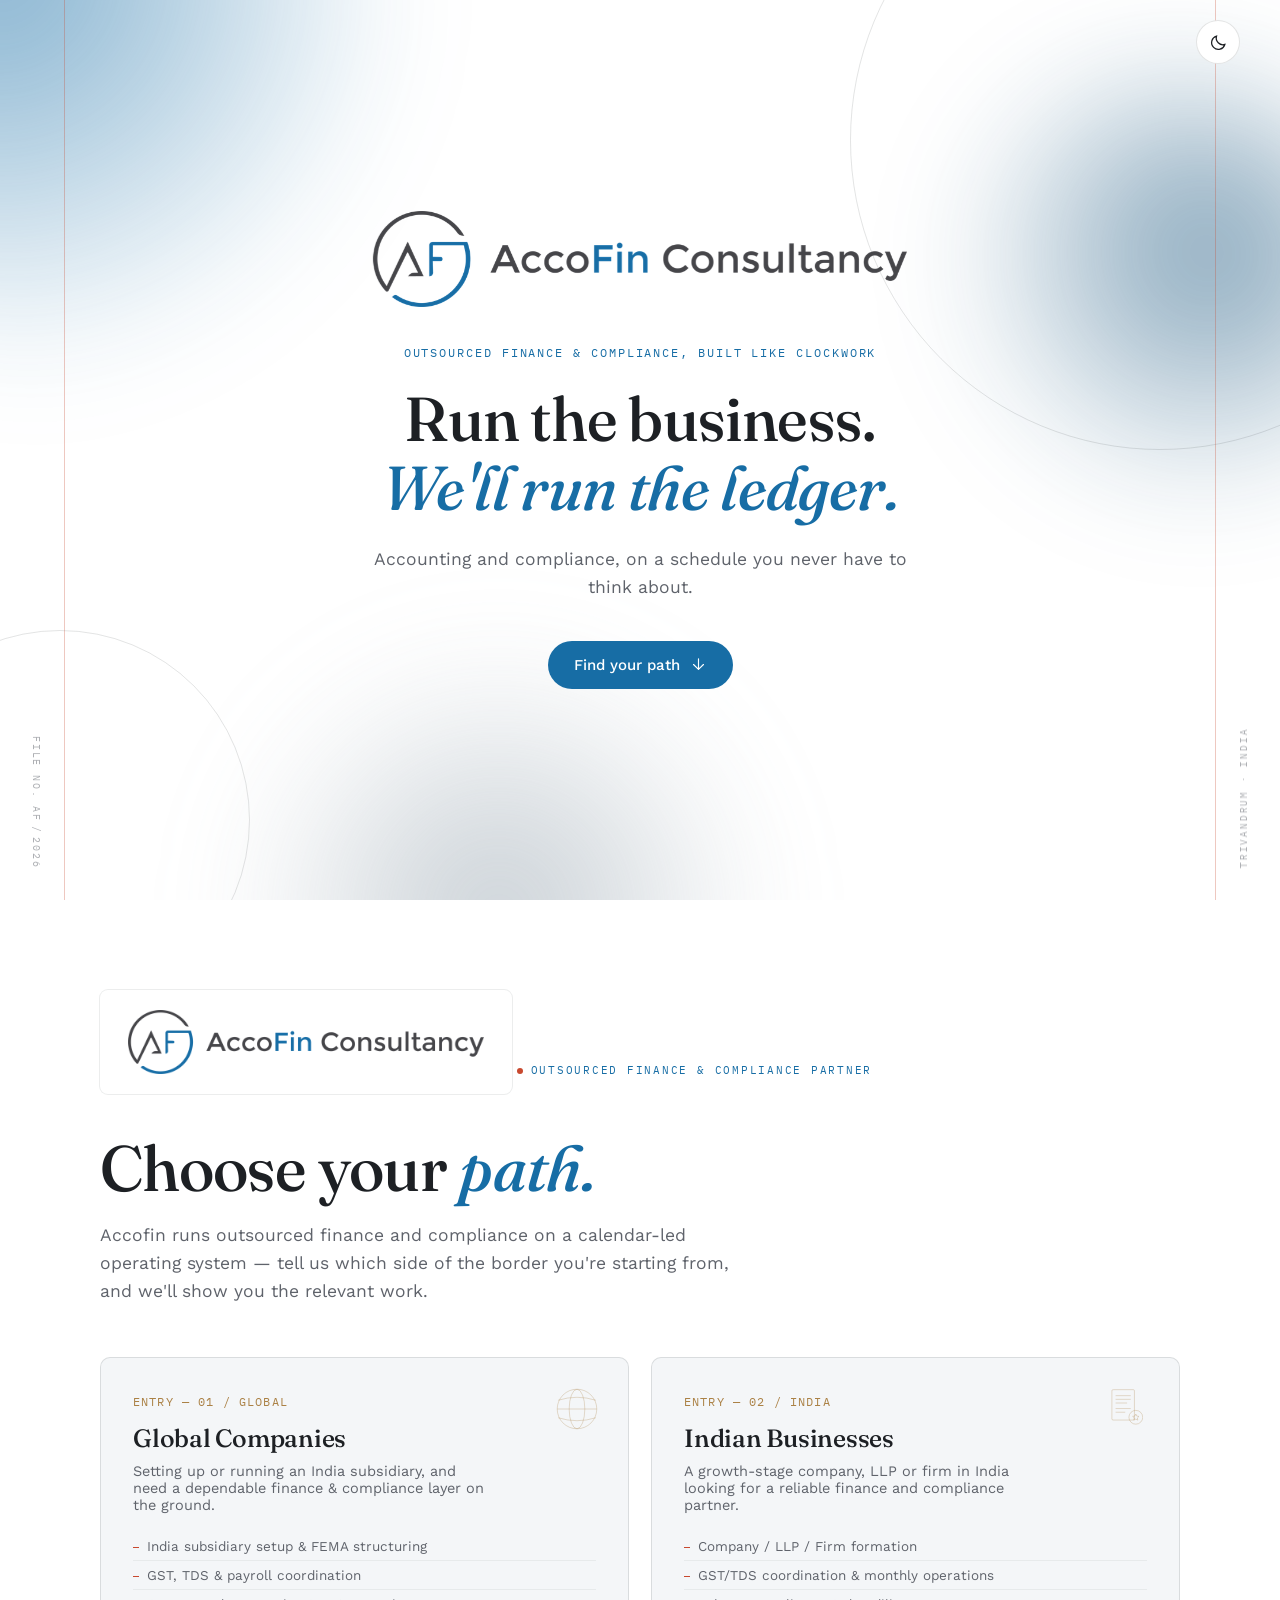
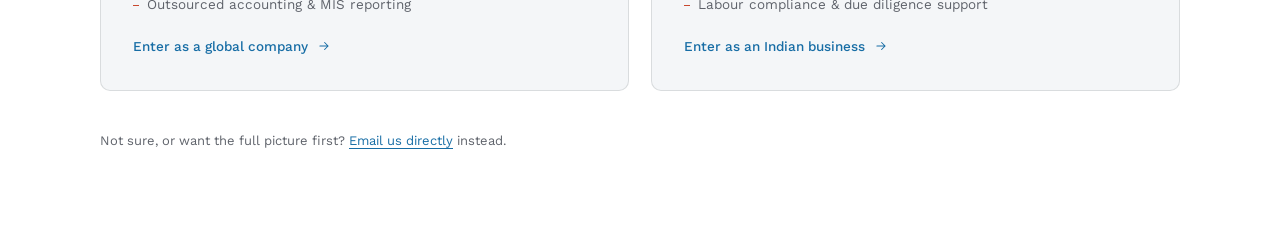
<file: index.html>
<!DOCTYPE html>
<html lang="en">
<head>
<meta charset="UTF-8" />
<title>Accofin Consultancy | Outsourced Finance &amp; Compliance Partner, India</title>
<meta name="description" content="Accofin Consultancy handles India company setup, accounting, GST/TDS, payroll and statutory compliance for global businesses entering India and for growth-stage Indian companies. Based in Trivandrum, Kerala." />
<link rel="canonical" href="https://accofinconsultancy.com/" />
<meta property="og:type" content="website" />
<meta property="og:site_name" content="Accofin Consultancy" />
<meta property="og:title" content="Accofin Consultancy | Outsourced Finance &amp; Compliance Partner, India" />
<meta property="og:description" content="Accofin Consultancy handles India company setup, accounting, GST/TDS, payroll and statutory compliance for global businesses entering India and for growth-stage Indian companies. Based in Trivandrum, Kerala." />
<meta property="og:url" content="https://accofinconsultancy.com/" />
<meta name="twitter:card" content="summary" />
<meta name="twitter:title" content="Accofin Consultancy | Outsourced Finance &amp; Compliance Partner, India" />
<meta name="twitter:description" content="Accofin Consultancy handles India company setup, accounting, GST/TDS, payroll and statutory compliance for global businesses entering India and for growth-stage Indian companies. Based in Trivandrum, Kerala." />
<link rel="preconnect" href="https://fonts.googleapis.com">
<link rel="preconnect" href="https://fonts.gstatic.com" crossorigin>
<link href="https://fonts.googleapis.com/css2?family=Fraunces:ital,opsz,wght@0,9..144,300;0,9..144,400;0,9..144,500;0,9..144,600;1,9..144,400;1,9..144,500&family=Work+Sans:wght@300;400;500;600&family=IBM+Plex+Mono:wght@400;500&display=swap" rel="stylesheet">
<link rel="stylesheet" href="styles.css">
<meta name="viewport" content="width=device-width, initial-scale=1" />
<meta id="theme-color-meta" name="theme-color" content="#ffffff" />

<script type="application/ld+json">
{
  "@context": "https://schema.org",
  "@type": "ProfessionalService",
  "name": "Accofin Consultancy",
  "description": "Accofin Consultancy handles India company setup, accounting, GST/TDS, payroll and statutory compliance for global businesses entering India and for growth-stage Indian companies. Based in Trivandrum, Kerala.",
  "url": "https://accofinconsultancy.com/",
  "email": "info@accofinconsultancy.com",
  "areaServed": ["India", "United States", "United Arab Emirates"],
  "address": {
    "@type": "PostalAddress",
    "addressLocality": "Trivandrum",
    "addressRegion": "Kerala",
    "addressCountry": "IN"
  },
  "foundingDate": "2021"
}
</script>

</head>
<body>
<a class="skip-link" href="#main-content">Skip to content</a>
<button id="theme-toggle" class="theme-toggle" aria-label="Toggle dark mode" type="button">
  <svg class="moon" viewBox="0 0 24 24" fill="none" stroke="currentColor" stroke-width="1.6" stroke-linecap="round"><path d="M20 14.5A8.5 8.5 0 0 1 9.5 4a8.5 8.5 0 1 0 10.5 10.5Z"/></svg>
  <svg class="sun" viewBox="0 0 24 24" fill="none" stroke="currentColor" stroke-width="1.6" stroke-linecap="round"><circle cx="12" cy="12" r="4.2"/><path d="M12 2.5v2.4M12 19.1v2.4M4.2 4.2l1.7 1.7M18.1 18.1l1.7 1.7M2.5 12h2.4M19.1 12h2.4M4.2 19.8l1.7-1.7M18.1 5.9l1.7-1.7"/></svg>
</button>
<div class="margin-rule"></div>
<div class="margin-rule right"></div>
<span class="corner-mark left" aria-hidden="true">FILE NO. AF&thinsp;/&thinsp;2026</span>
<span class="corner-mark right" aria-hidden="true">TRIVANDRUM &middot; INDIA</span>

<!-- ============= HERO INTRO ============= -->
<section id="hero-intro" aria-label="Introduction">
  <div class="hero-bg" aria-hidden="true">
    <span class="hero-blob b1"></span>
    <span class="hero-blob b2"></span>
    <span class="hero-blob b3"></span>
    <span class="hero-ring r1"></span>
    <span class="hero-ring r2"></span>
  </div>
  <div class="hero-inner">
    <div class="hero-brand reveal-hero" style="--d:0">
      <img src="assets/wordmark.png" alt="Accofin Consultancy" width="360" height="65" />
    </div>
    <p class="hero-eyebrow reveal-hero" style="--d:1">Outsourced Finance &amp; Compliance, Built Like Clockwork</p>
    <h1 class="hero-headline reveal-hero" style="--d:2">Run the business. <em>We'll run the ledger.</em></h1>
    <p class="hero-sub reveal-hero" style="--d:3">Accounting and compliance, on a schedule you never have to think about.</p>
    <button class="hero-cta reveal-hero" type="button" id="hero-scroll-btn" style="--d:4">
      <span>Find your path</span>
      <svg viewBox="0 0 24 24" fill="none" stroke="currentColor" stroke-width="1.6" stroke-linecap="round" stroke-linejoin="round"><path d="M12 4v15M5 12l7 7 7-7"/></svg>
    </button>
  </div>
</section>

<!-- ============= GATE ============= -->
<div id="gate">
  <div class="gate-inner">
    <div class="gate-letterhead"><span class="brand-chip"><img src="assets/wordmark.png" alt="Accofin Consultancy" width="320" height="58" /></span></div>
    <div class="gate-eyebrow"><span class="dot"></span><span class="eyebrow">Outsourced Finance &amp; Compliance Partner</span></div>
    <h2>Choose your <em>path.</em></h2>
    <p class="lede">Accofin runs outsourced finance and compliance on a calendar-led operating system &mdash; tell us which side of the border you're starting from, and we'll show you the relevant work.</p>

    <div class="gate-cards">
      <button class="gate-card" data-persona="global" type="button">
        <span class="gate-card-icon icon-mark" aria-hidden="true">
          <svg viewBox="0 0 200 200" fill="none" stroke="currentColor" stroke-width="1.4">
            <circle cx="100" cy="100" r="86"/>
            <ellipse cx="100" cy="100" rx="34" ry="86"/>
            <line x1="14" y1="100" x2="186" y2="100"/>
            <path d="M18 62 Q100 36 182 62"/>
            <path d="M18 138 Q100 164 182 138"/>
          </svg>
        </span>
        <div class="code mono">ENTRY &mdash; 01 / GLOBAL</div>
        <h3>Global Companies</h3>
        <p>Setting up or running an India subsidiary, and need a dependable finance &amp; compliance layer on the ground.</p>
        <ul>
          <li>India subsidiary setup &amp; FEMA structuring</li>
          <li>GST, TDS &amp; payroll coordination</li>
          <li>Outsourced accounting &amp; MIS reporting</li>
        </ul>
        <span class="enter">Enter as a global company
          <svg viewBox="0 0 24 24" fill="none" stroke="currentColor" stroke-width="1.8" stroke-linecap="round" stroke-linejoin="round"><path d="M5 12h14M13 6l6 6-6 6"/></svg>
        </span>
      </button>

      <button class="gate-card" data-persona="india" type="button">
        <span class="gate-card-icon icon-mark" aria-hidden="true">
          <svg viewBox="0 0 200 200" fill="none" stroke="currentColor" stroke-width="1.4">
            <rect x="30" y="16" width="98" height="132" rx="5"/>
            <line x1="46" y1="42" x2="112" y2="42"/>
            <line x1="46" y1="58" x2="112" y2="58"/>
            <line x1="46" y1="74" x2="96" y2="74"/>
            <line x1="46" y1="98" x2="112" y2="98"/>
            <line x1="46" y1="114" x2="88" y2="114"/>
            <circle cx="134" cy="136" r="30"/>
            <path d="M134 122 l4.2 8.7 9.6 1.4-7 6.7 1.6 9.6-8.4-4.4-8.4 4.4 1.6-9.6-7-6.7 9.6-1.4z"/>
          </svg>
        </span>
        <div class="code mono">ENTRY &mdash; 02 / INDIA</div>
        <h3>Indian Businesses</h3>
        <p>A growth-stage company, LLP or firm in India looking for a reliable finance and compliance partner.</p>
        <ul>
          <li>Company / LLP / Firm formation</li>
          <li>GST/TDS coordination &amp; monthly operations</li>
          <li>Labour compliance &amp; due diligence support</li>
        </ul>
        <span class="enter">Enter as an Indian business
          <svg viewBox="0 0 24 24" fill="none" stroke="currentColor" stroke-width="1.8" stroke-linecap="round" stroke-linejoin="round"><path d="M5 12h14M13 6l6 6-6 6"/></svg>
        </span>
      </button>
    </div>

    <p class="gate-foot">Not sure, or want the full picture first? <a href="mailto:info@accofinconsultancy.com">Email us directly</a> instead.</p>
  </div>
</div>

<div id="site">
  <header>
    <div class="header-inner">
      <a href="index.html#top" class="header-logo">
        <span class="brand-chip"><img src="assets/icon.png" alt="" width="60" height="60" /></span>
        <span class="wordmark-text">
          <img class="header-wordmark-img" alt="Accofin Consultancy" src="assets/wordmark-stacked.png" width="134" height="46" />
        </span>
      </a>

      <div class="persona-toggle" role="group" aria-label="Switch business type">
        <span class="highlight"></span>
        <button data-value="global" type="button">Global</button>
        <button data-value="india" type="button">India</button>
      </div>

      <nav class="index-tabs">
        <a href="services.html">Services</a>
        <a href="how-we-work.html">How We Work</a>
        <a href="about.html">About</a>
        <a href="stories.html">Stories</a>
        <a href="faq.html">FAQ</a>
      </nav>
      <a class="header-cta" href="contact.html"><span class="long">Start a conversation</span><span class="short" style="display:none;">Contact</span></a>
    </div>
  </header>
  <h1 class="sr-only">Accofin Consultancy &mdash; Outsourced Finance &amp; Compliance Partner</h1>
  <main id="main-content">
  <div id="top"></div>
  <div id="persona-hero" class="shell persona-hero">
    <svg class="side-deco sd-ring-1" viewBox="0 0 200 200" fill="none" stroke="currentColor" stroke-width="1" aria-hidden="true"><circle cx="100" cy="100" r="94" stroke-dasharray="3 9"/></svg>
    <svg class="side-deco sd-dots-1" viewBox="0 0 80 200" fill="currentColor" aria-hidden="true">
      <circle cx="10" cy="10" r="2.4"/><circle cx="40" cy="10" r="2.4"/><circle cx="70" cy="10" r="2.4"/>
      <circle cx="10" cy="40" r="2.4"/><circle cx="40" cy="40" r="2.4"/><circle cx="70" cy="40" r="2.4"/>
      <circle cx="10" cy="70" r="2.4"/><circle cx="40" cy="70" r="2.4"/><circle cx="70" cy="70" r="2.4"/>
    </svg>
    <img src="assets/icon.png" class="site-watermark" alt="" aria-hidden="true" width="380" height="380" />
    <div class="switch-note"><span class="dot"></span><span class="eyebrow">Viewing: <span id="persona-label">Global Companies</span></span></div>

    <div class="stack">
      <div class="stack-item persona-hero-content" data-for="global">
        <h2>Outsourced finance &amp; compliance in India, run for you.</h2>
        <p class="lede">Regulatory structuring, finance coordination, statutory compliance tracking and transaction-level support for global companies operating in India.</p>
        <ul>
          <li>Subsidiary setup &amp; FEMA structuring</li>
          <li>GST, TDS &amp; payroll coordination</li>
          <li>Outsourced accounting &amp; management reporting</li>
        </ul>
      </div>
      <div class="stack-item persona-hero-content" data-for="india">
        <h2>A finance &amp; compliance partner for growth-stage teams.</h2>
        <p class="lede">Business setup, monthly finance operations and labour compliance coordination for companies, LLPs and firms across India.</p>
        <ul>
          <li>Company / LLP / Firm formation</li>
          <li>GST/TDS coordination &amp; monthly operations</li>
          <li>Labour compliance &amp; due diligence support</li>
        </ul>
      </div>
    </div>
  </div>

  <div class="shell">
    <div class="principles">
      <div class="principle reveal"><span class="num mono">01</span><h3>Authenticity</h3><p>Clear communication, realistic timelines, and disciplined delivery &mdash; no surprises.</p></div>
      <div class="principle reveal"><span class="num mono">02</span><h3>Confidentiality</h3><p>Permissioned access and secure, client-controlled workflows for sensitive financial data.</p></div>
      <div class="principle reveal"><span class="num mono">03</span><h3>Control</h3><p>Calendar-led checklists with maker-checker reviews and month-round visibility.</p></div>
    </div>
  </div>

  <!-- Persona detail section -->
  <section id="persona-detail" class="shell">
    <div class="detail-grid">
      <div>
        <div class="section-head">
          <h2 class="reveal">
            <span class="stack" style="display:inline-grid;">
              <span class="stack-item" data-for="global">Global company support</span>
              <span class="stack-item" data-for="india">Indian business support</span>
            </span>
          </h2>
          <div class="tag">
            <span class="stack" style="display:inline-grid;">
              <span class="stack-item eyebrow" data-for="global">India Regulatory, Finance &amp; Transaction Support</span>
              <span class="stack-item eyebrow" data-for="india">Business Setup, Finance Operations &amp; Compliance</span>
            </span>
          </div>
        </div>

        <div class="stack reveal">
          <div class="stack-item" data-for="global">
            <div class="service-row"><div class="code mono">01</div><h3>India Subsidiary Setup</h3><p>Incorporating your India entity, completing statutory registrations, and structuring how funds move between your parent company and the new entity in line with FEMA (India's foreign exchange rules) &mdash; so you can start operating from day one.</p></div>
            <div class="service-row"><div class="code mono">02</div><h3>Ongoing India Operations</h3><p>Recurring compliance coordination, reporting cycles and statutory monitoring for established operations.</p></div>
            <div class="service-row"><div class="code mono">03</div><h3>Outsourced Accounting to India</h3><p>Bookkeeping and accounting for foreign companies, outsourced to India with structured reporting and controls.</p></div>
            <div class="service-row"><div class="code mono">04</div><h3>Due Diligence &amp; Transaction Support</h3><p>Financial, tax and regulatory due diligence for acquisitions or strategic investments in India.</p></div>
          </div>
          <div class="stack-item" data-for="india">
            <div class="service-row"><div class="code mono">01</div><h3>Business Setup</h3><p>Formation coordination, registrations and operating readiness for companies, LLPs and firms.</p></div>
            <div class="service-row"><div class="code mono">02</div><h3>Ongoing Finance &amp; Compliance</h3><p>Monthly accounting coordination, GST/TDS workflows and reporting cadence.</p></div>
            <div class="service-row"><div class="code mono">03</div><h3>Labour Compliance Coordination</h3><p>Managing employee welfare contributions such as EPF (retirement savings) and ESI (health insurance), plus professional tax and local employment registrations, so your business stays compliant as you hire.</p></div>
            <div class="service-row"><div class="code mono">04</div><h3>Due Diligence &amp; Transaction Support</h3><p>Financial, tax and compliance due diligence for acquisitions, investments and internal reviews.</p></div>
          </div>
        </div>
      </div>

      <div class="detail-visual reveal" aria-hidden="true">
        <div class="stack">
          <span class="stack-item icon-mark" data-for="global">
            <svg viewBox="0 0 200 200" fill="none" stroke="currentColor" stroke-width="1.4">
              <circle cx="100" cy="100" r="86"/>
              <ellipse cx="100" cy="100" rx="34" ry="86"/>
              <line x1="14" y1="100" x2="186" y2="100"/>
              <path d="M18 62 Q100 36 182 62"/>
              <path d="M18 138 Q100 164 182 138"/>
            </svg>
          </span>
          <span class="stack-item icon-mark" data-for="india">
            <svg viewBox="0 0 200 200" fill="none" stroke="currentColor" stroke-width="1.4">
              <rect x="30" y="16" width="98" height="132" rx="5"/>
              <line x1="46" y1="42" x2="112" y2="42"/>
              <line x1="46" y1="58" x2="112" y2="58"/>
              <line x1="46" y1="74" x2="96" y2="74"/>
              <line x1="46" y1="98" x2="112" y2="98"/>
              <line x1="46" y1="114" x2="88" y2="114"/>
              <circle cx="134" cy="136" r="30"/>
              <path d="M134 122 l4.2 8.7 9.6 1.4-7 6.7 1.6 9.6-8.4-4.4-8.4 4.4 1.6-9.6-7-6.7 9.6-1.4z"/>
            </svg>
          </span>
        </div>
      </div>
    </div>
  </section>

  <div class="section-break"><div class="shell"><div class="rule"></div></div></div>
  <section class="shell" aria-label="Explore Accofin">
    <div class="section-head">
      <h2 class="reveal">Explore Accofin</h2>
      <div class="tag"><span class="eyebrow">Where To Next</span></div>
    </div>
    <div class="quick-links reveal">
      <a class="quick-link-card" href="services.html">
        <span class="code mono">01</span>
        <h3>Services</h3>
        <p>Accounting, GST/TDS, payroll and compliance &mdash; the full register of what we handle.</p>
        <span class="go">See services <svg viewBox="0 0 24 24" fill="none" stroke="currentColor" stroke-width="2" stroke-linecap="round" stroke-linejoin="round"><path d="M5 12h14M13 6l6 6-6 6"/></svg></span>
      </a>
      <a class="quick-link-card" href="how-we-work.html">
        <span class="code mono">02</span>
        <h3>How We Work</h3>
        <p>The calendar-led operating system behind every engagement.</p>
        <span class="go">See the process <svg viewBox="0 0 24 24" fill="none" stroke="currentColor" stroke-width="2" stroke-linecap="round" stroke-linejoin="round"><path d="M5 12h14M13 6l6 6-6 6"/></svg></span>
      </a>
      <a class="quick-link-card" href="about.html">
        <span class="code mono">03</span>
        <h3>About &amp; Stories</h3>
        <p>Who runs Accofin, real numbers, and client testimonials.</p>
        <span class="go">Meet the team <svg viewBox="0 0 24 24" fill="none" stroke="currentColor" stroke-width="2" stroke-linecap="round" stroke-linejoin="round"><path d="M5 12h14M13 6l6 6-6 6"/></svg></span>
      </a>
      <a class="quick-link-card" href="faq.html">
        <span class="code mono">04</span>
        <h3>FAQ</h3>
        <p>Timelines, pricing, data security and how to get started.</p>
        <span class="go">Read FAQs <svg viewBox="0 0 24 24" fill="none" stroke="currentColor" stroke-width="2" stroke-linecap="round" stroke-linejoin="round"><path d="M5 12h14M13 6l6 6-6 6"/></svg></span>
      </a>
    </div>
  </section>

  <div class="section-break"><div class="shell">
    <div class="cta-band reveal">
      <div>
        <h2>Ready to start the conversation?</h2>
        <p>Send a brief about your business and we'll follow up on next steps &mdash; usually within a day.</p>
      </div>
      <div class="cta-actions">
        <a class="btn-secondary" href="contact.html">Go to Contact</a>
        <a class="btn-primary" href="mailto:info@accofinconsultancy.com">Email Accofin &rarr;</a>
      </div>
    </div>
  </div></div>
  </main>

  <footer>
    <div class="shell footer-inner">
      <div class="footer-brand">
        <span class="brand-chip"><img src="assets/wordmark.png" alt="" width="42" height="15" /></span>
        <span>Accofin Consultancy &mdash; Outsourced finance &amp; compliance partner</span>
      </div>
      <nav class="footer-nav">
        <a href="services.html">Services</a>
        <a href="how-we-work.html">How We Work</a>
        <a href="about.html">About</a>
        <a href="stories.html">Stories</a>
        <a href="faq.html">FAQ</a>
        <a href="contact.html">Contact</a>
      </nav>
      <span class="mono">TRIVANDRUM, INDIA</span>
    </div>
  </footer>
</div>

<script src="script.js"></script>
</body>
</html>
</file>
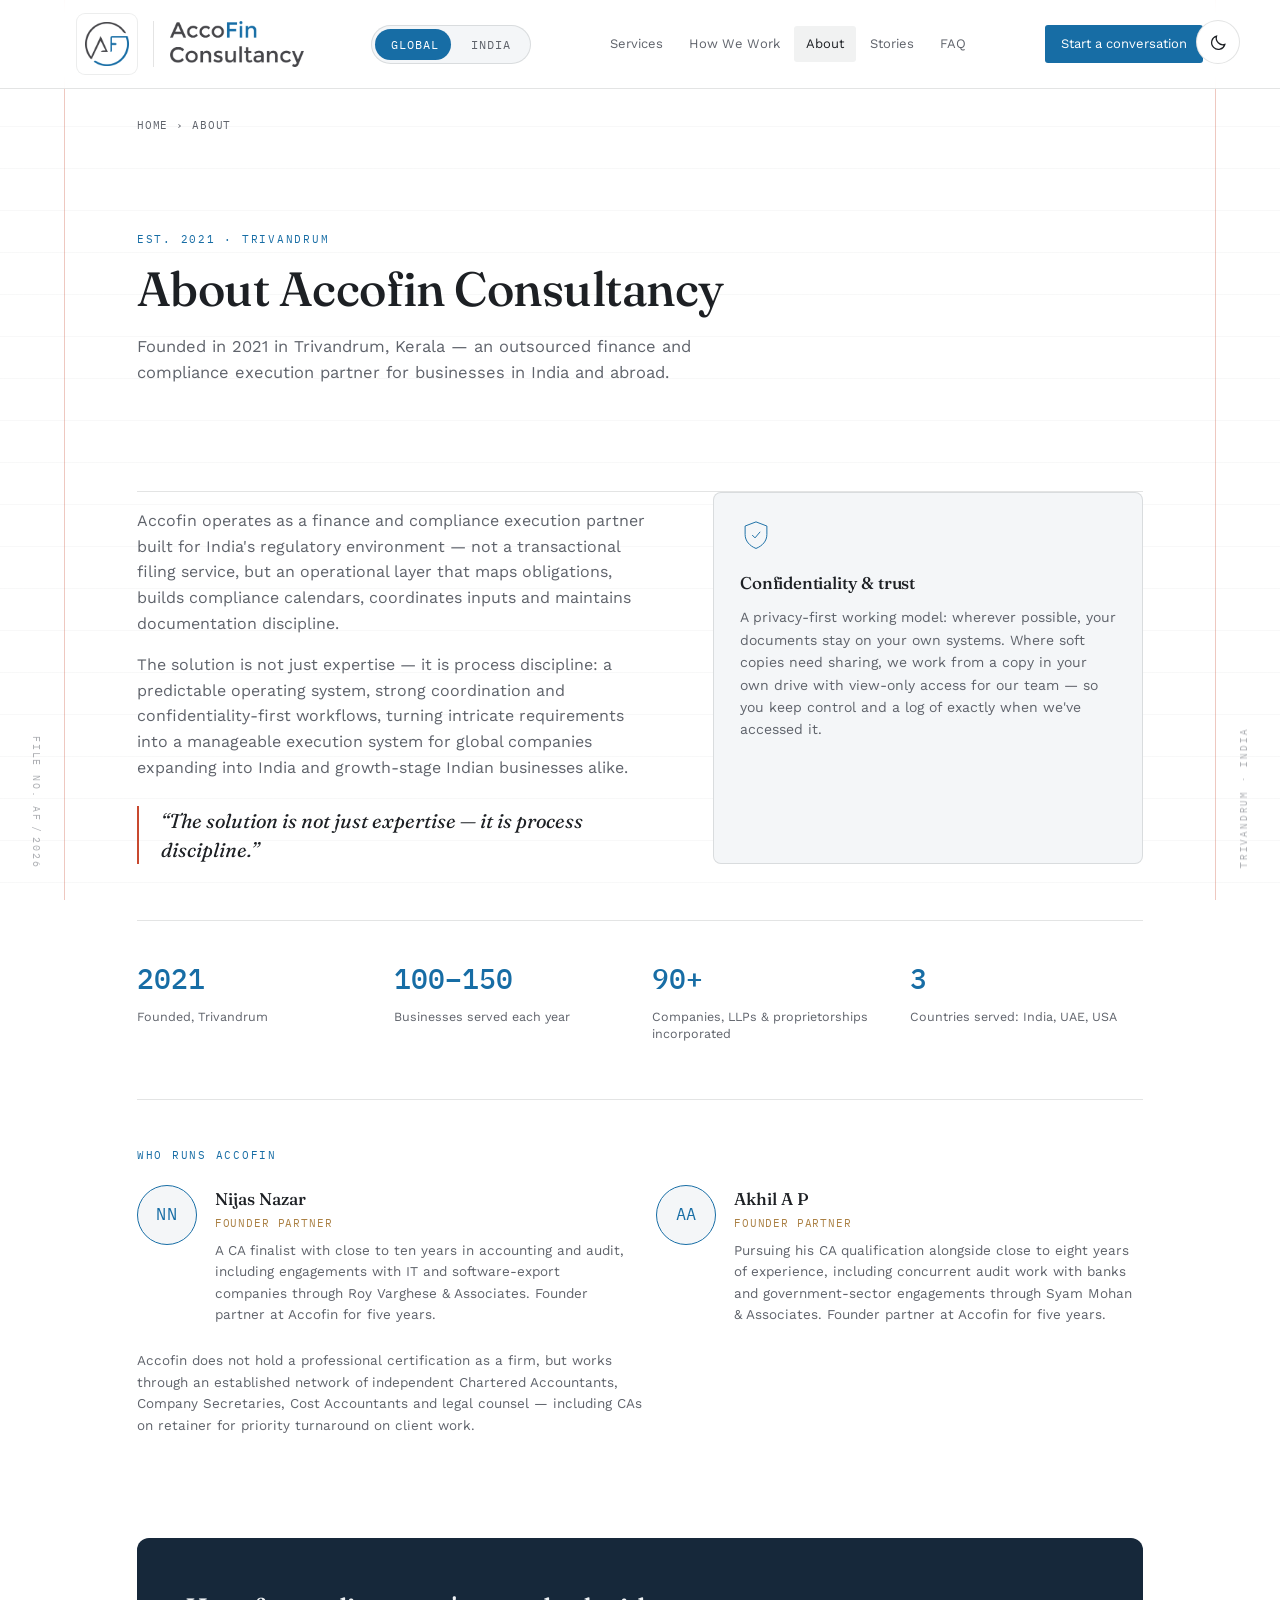
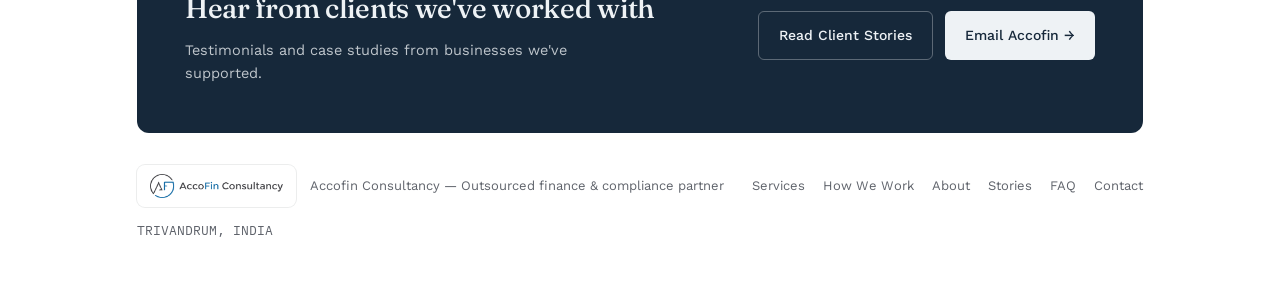
<file: about.html>
<!DOCTYPE html>
<html lang="en">
<head>
<meta charset="UTF-8" />
<title>About Us | Accofin Consultancy, Trivandrum</title>
<meta name="description" content="Accofin Consultancy was founded in 2021 in Trivandrum, Kerala. Meet the founder partners and learn how the firm's confidentiality-first, calendar-led operating system works." />
<link rel="canonical" href="https://accofinconsultancy.com/about.html" />
<meta property="og:type" content="website" />
<meta property="og:site_name" content="Accofin Consultancy" />
<meta property="og:title" content="About Us | Accofin Consultancy, Trivandrum" />
<meta property="og:description" content="Accofin Consultancy was founded in 2021 in Trivandrum, Kerala. Meet the founder partners and learn how the firm's confidentiality-first, calendar-led operating system works." />
<meta property="og:url" content="https://accofinconsultancy.com/about.html" />
<meta name="twitter:card" content="summary" />
<meta name="twitter:title" content="About Us | Accofin Consultancy, Trivandrum" />
<meta name="twitter:description" content="Accofin Consultancy was founded in 2021 in Trivandrum, Kerala. Meet the founder partners and learn how the firm's confidentiality-first, calendar-led operating system works." />
<link rel="preconnect" href="https://fonts.googleapis.com">
<link rel="preconnect" href="https://fonts.gstatic.com" crossorigin>
<link href="https://fonts.googleapis.com/css2?family=Fraunces:ital,opsz,wght@0,9..144,300;0,9..144,400;0,9..144,500;0,9..144,600;1,9..144,400;1,9..144,500&family=Work+Sans:wght@300;400;500;600&family=IBM+Plex+Mono:wght@400;500&display=swap" rel="stylesheet">
<link rel="stylesheet" href="styles.css">
<meta name="viewport" content="width=device-width, initial-scale=1" />
<meta id="theme-color-meta" name="theme-color" content="#ffffff" />

<script type="application/ld+json">
{
  "@context": "https://schema.org",
  "@type": "ProfessionalService",
  "name": "Accofin Consultancy",
  "description": "Accofin Consultancy was founded in 2021 in Trivandrum, Kerala. Meet the founder partners and learn how the firm's confidentiality-first, calendar-led operating system works.",
  "url": "https://accofinconsultancy.com/",
  "email": "info@accofinconsultancy.com",
  "areaServed": ["India", "United States", "United Arab Emirates"],
  "address": {
    "@type": "PostalAddress",
    "addressLocality": "Trivandrum",
    "addressRegion": "Kerala",
    "addressCountry": "IN"
  },
  "foundingDate": "2021"
}
</script>

</head>
<body>
<a class="skip-link" href="#main-content">Skip to content</a>
<button id="theme-toggle" class="theme-toggle" aria-label="Toggle dark mode" type="button">
  <svg class="moon" viewBox="0 0 24 24" fill="none" stroke="currentColor" stroke-width="1.6" stroke-linecap="round"><path d="M20 14.5A8.5 8.5 0 0 1 9.5 4a8.5 8.5 0 1 0 10.5 10.5Z"/></svg>
  <svg class="sun" viewBox="0 0 24 24" fill="none" stroke="currentColor" stroke-width="1.6" stroke-linecap="round"><circle cx="12" cy="12" r="4.2"/><path d="M12 2.5v2.4M12 19.1v2.4M4.2 4.2l1.7 1.7M18.1 18.1l1.7 1.7M2.5 12h2.4M19.1 12h2.4M4.2 19.8l1.7-1.7M18.1 5.9l1.7-1.7"/></svg>
</button>
<div class="margin-rule"></div>
<div class="margin-rule right"></div>
<span class="corner-mark left" aria-hidden="true">FILE NO. AF&thinsp;/&thinsp;2026</span>
<span class="corner-mark right" aria-hidden="true">TRIVANDRUM &middot; INDIA</span>

  <header>
    <div class="header-inner">
      <a href="index.html" class="header-logo">
        <span class="brand-chip"><img src="assets/icon.png" alt="" width="60" height="60" /></span>
        <span class="wordmark-text">
          <img class="header-wordmark-img" alt="Accofin Consultancy" src="assets/wordmark-stacked.png" width="134" height="46" />
        </span>
      </a>

      <div class="persona-toggle" role="group" aria-label="Switch business type">
        <span class="highlight"></span>
        <button data-value="global" type="button">Global</button>
        <button data-value="india" type="button">India</button>
      </div>

      <nav class="index-tabs">
        <a href="services.html">Services</a>
        <a href="how-we-work.html">How We Work</a>
        <a href="about.html" aria-current="page">About</a>
        <a href="stories.html">Stories</a>
        <a href="faq.html">FAQ</a>
      </nav>
      <a class="header-cta" href="contact.html"><span class="long">Start a conversation</span><span class="short" style="display:none;">Contact</span></a>
    </div>
  </header>
  <main id="main-content">
  <div class="shell">
      <p class="breadcrumb"><a href="index.html">Home</a> &rsaquo; About</p>
    <div class="page-hero">
      <span class="eyebrow">Est. 2021 &middot; Trivandrum</span>
      <h1 class="reveal">About Accofin Consultancy</h1>
      <p class="lede reveal">Founded in 2021 in Trivandrum, Kerala &mdash; an outsourced finance and compliance execution partner for businesses in India and abroad.</p>
    </div>
  </div>

  <div class="section-break"><div class="shell"><div class="rule"></div></div></div>
  <section id="about" class="shell">
    <svg class="side-deco sd-lines-1" viewBox="0 0 80 160" fill="none" stroke="currentColor" stroke-width="1" aria-hidden="true">
      <line x1="0" y1="160" x2="80" y2="0"/><line x1="20" y1="160" x2="100" y2="0"/><line x1="-20" y1="160" x2="60" y2="0"/>
    </svg>

    <div class="about-grid reveal">
      <div>
        <p>Accofin operates as a finance and compliance execution partner built for India's regulatory environment &mdash; not a transactional filing service, but an operational layer that maps obligations, builds compliance calendars, coordinates inputs and maintains documentation discipline.</p>
        <p>The solution is not just expertise &mdash; it is process discipline: a predictable operating system, strong coordination and confidentiality-first workflows, turning intricate requirements into a manageable execution system for global companies expanding into India and growth-stage Indian businesses alike.</p>
        <div class="quote-block" style="margin-top:26px;">&ldquo;The solution is not just expertise &mdash; it is process discipline.&rdquo;</div>
      </div>
      <div class="confid-card">
        <span class="step-icon icon-mark" aria-hidden="true" style="color:var(--ledger);"><svg viewBox="0 0 200 200" fill="none" stroke="currentColor" stroke-width="6"><path d="M100 18 L168 44 V96 C168 138 140 168 100 184 C60 168 32 138 32 96 V44 Z"/><path d="M76 100 l18 18 32-38"/></svg></span>
        <h3>Confidentiality &amp; trust</h3>
        <p>A privacy-first working model: wherever possible, your documents stay on your own systems. Where soft copies need sharing, we work from a copy in your own drive with view-only access for our team &mdash; so you keep control and a log of exactly when we've accessed it.</p>
      </div>
    </div>

    <div class="stats-strip reveal">
      <div class="stat"><span class="num mono">2021</span><span class="label">Founded, Trivandrum</span></div>
      <div class="stat"><span class="num mono">100&ndash;150</span><span class="label">Businesses served each year</span></div>
      <div class="stat"><span class="num mono">90+</span><span class="label">Companies, LLPs &amp; proprietorships incorporated</span></div>
      <div class="stat"><span class="num mono">3</span><span class="label">Countries served: India, UAE, USA</span></div>
    </div>

    <div class="founders reveal">
      <p class="eyebrow" style="display:block; margin-bottom:20px;">Who Runs Accofin</p>
      <div class="founders-grid">
        <div class="founder-card">
          <span class="founder-avatar mono">NN</span>
          <div class="founder-info">
            <h4>Nijas Nazar</h4>
            <span class="role">Founder Partner</span>
            <p>A CA finalist with close to ten years in accounting and audit, including engagements with IT and software-export companies through Roy Varghese &amp; Associates. Founder partner at Accofin for five years.</p>
          </div>
        </div>
        <div class="founder-card">
          <span class="founder-avatar mono">AA</span>
          <div class="founder-info">
            <h4>Akhil A P</h4>
            <span class="role">Founder Partner</span>
            <p>Pursuing his CA qualification alongside close to eight years of experience, including concurrent audit work with banks and government-sector engagements through Syam Mohan &amp; Associates. Founder partner at Accofin for five years.</p>
          </div>
        </div>
      </div>
      <p style="margin-top:24px; font-size:13.5px; color:var(--ink-soft); max-width:64ch;">Accofin does not hold a professional certification as a firm, but works through an established network of independent Chartered Accountants, Company Secretaries, Cost Accountants and legal counsel &mdash; including CAs on retainer for priority turnaround on client work.</p>
    </div>
  </section>
  <div class="section-break"><div class="shell">
    <div class="cta-band reveal">
      <div>
        <h2>Hear from clients we've worked with</h2>
        <p>Testimonials and case studies from businesses we've supported.</p>
      </div>
      <div class="cta-actions">
        <a class="btn-secondary" href="stories.html">Read Client Stories</a>
        <a class="btn-primary" href="mailto:info@accofinconsultancy.com">Email Accofin &rarr;</a>
      </div>
    </div>
  </div></div>
  </main>
  <footer>
    <div class="shell footer-inner">
      <div class="footer-brand">
        <span class="brand-chip"><img src="assets/wordmark.png" alt="" width="42" height="15" /></span>
        <span>Accofin Consultancy &mdash; Outsourced finance &amp; compliance partner</span>
      </div>
      <nav class="footer-nav">
        <a href="services.html">Services</a>
        <a href="how-we-work.html">How We Work</a>
        <a href="about.html">About</a>
        <a href="stories.html">Stories</a>
        <a href="faq.html">FAQ</a>
        <a href="contact.html">Contact</a>
      </nav>
      <span class="mono">TRIVANDRUM, INDIA</span>
    </div>
  </footer>


<script src="script.js"></script>
</body>
</html>
</file>
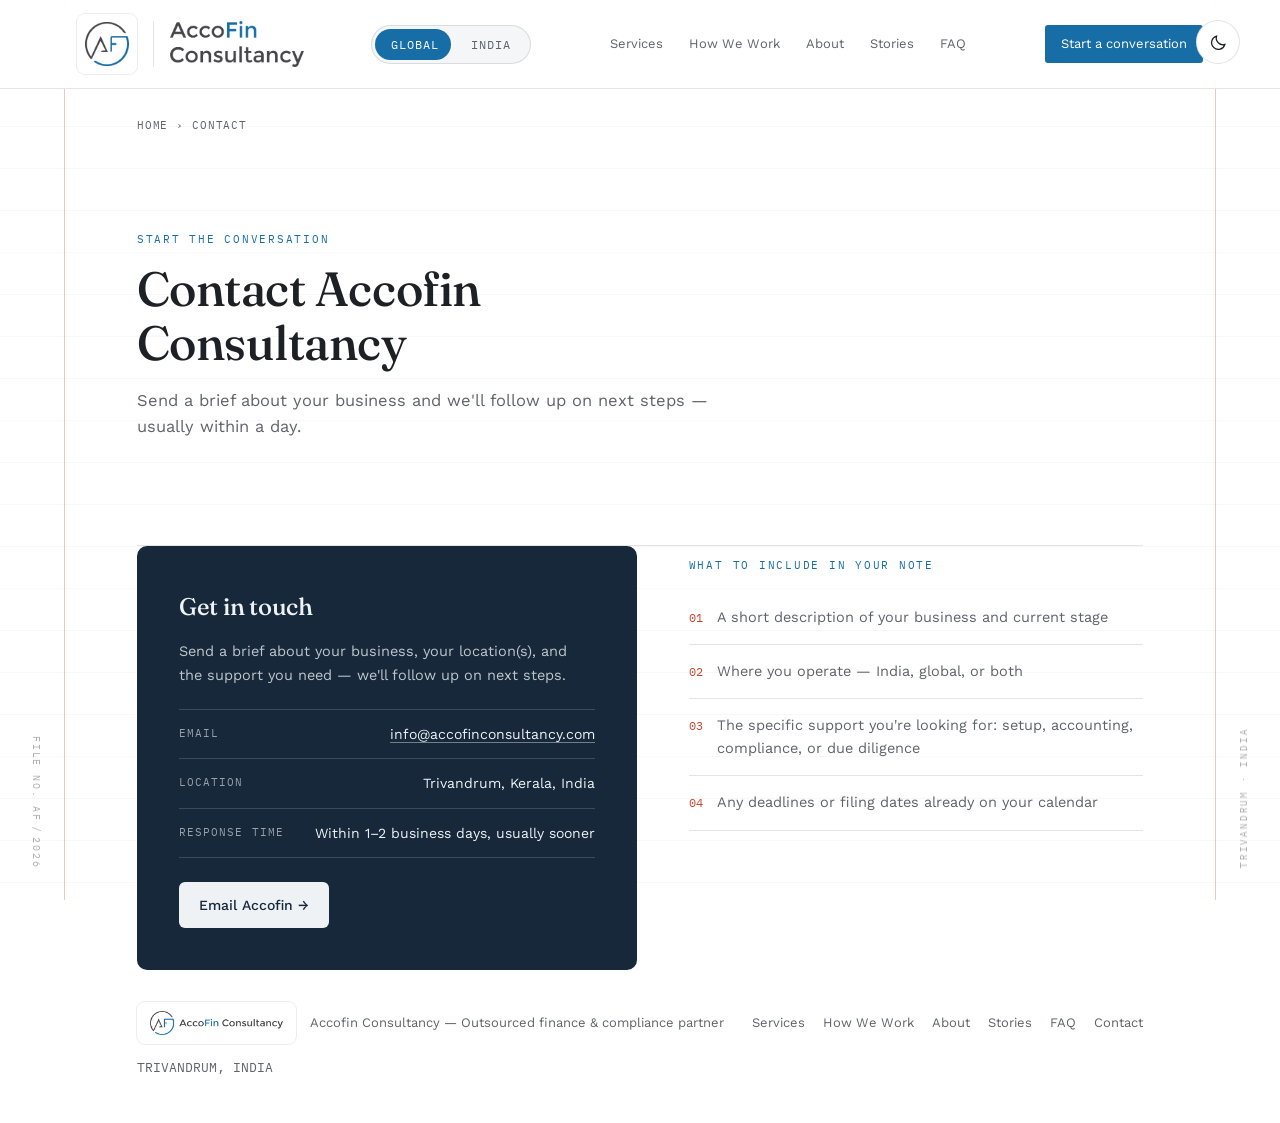
<file: contact.html>
<!DOCTYPE html>
<html lang="en">
<head>
<meta charset="UTF-8" />
<title>Contact Us | Accofin Consultancy</title>
<meta name="description" content="Get in touch with Accofin Consultancy in Trivandrum, Kerala for outsourced accounting, GST/TDS compliance, payroll and India business setup support. We typically respond within 1-2 business days." />
<link rel="canonical" href="https://accofinconsultancy.com/contact.html" />
<meta property="og:type" content="website" />
<meta property="og:site_name" content="Accofin Consultancy" />
<meta property="og:title" content="Contact Us | Accofin Consultancy" />
<meta property="og:description" content="Get in touch with Accofin Consultancy in Trivandrum, Kerala for outsourced accounting, GST/TDS compliance, payroll and India business setup support. We typically respond within 1-2 business days." />
<meta property="og:url" content="https://accofinconsultancy.com/contact.html" />
<meta name="twitter:card" content="summary" />
<meta name="twitter:title" content="Contact Us | Accofin Consultancy" />
<meta name="twitter:description" content="Get in touch with Accofin Consultancy in Trivandrum, Kerala for outsourced accounting, GST/TDS compliance, payroll and India business setup support. We typically respond within 1-2 business days." />
<link rel="preconnect" href="https://fonts.googleapis.com">
<link rel="preconnect" href="https://fonts.gstatic.com" crossorigin>
<link href="https://fonts.googleapis.com/css2?family=Fraunces:ital,opsz,wght@0,9..144,300;0,9..144,400;0,9..144,500;0,9..144,600;1,9..144,400;1,9..144,500&family=Work+Sans:wght@300;400;500;600&family=IBM+Plex+Mono:wght@400;500&display=swap" rel="stylesheet">
<link rel="stylesheet" href="styles.css">
<meta name="viewport" content="width=device-width, initial-scale=1" />
<meta id="theme-color-meta" name="theme-color" content="#ffffff" />

<script type="application/ld+json">
{
  "@context": "https://schema.org",
  "@type": "ProfessionalService",
  "name": "Accofin Consultancy",
  "description": "Get in touch with Accofin Consultancy in Trivandrum, Kerala for outsourced accounting, GST/TDS compliance, payroll and India business setup support. We typically respond within 1-2 business days.",
  "url": "https://accofinconsultancy.com/",
  "email": "info@accofinconsultancy.com",
  "areaServed": ["India", "United States", "United Arab Emirates"],
  "address": {
    "@type": "PostalAddress",
    "addressLocality": "Trivandrum",
    "addressRegion": "Kerala",
    "addressCountry": "IN"
  },
  "foundingDate": "2021"
}
</script>

</head>
<body>
<a class="skip-link" href="#main-content">Skip to content</a>
<button id="theme-toggle" class="theme-toggle" aria-label="Toggle dark mode" type="button">
  <svg class="moon" viewBox="0 0 24 24" fill="none" stroke="currentColor" stroke-width="1.6" stroke-linecap="round"><path d="M20 14.5A8.5 8.5 0 0 1 9.5 4a8.5 8.5 0 1 0 10.5 10.5Z"/></svg>
  <svg class="sun" viewBox="0 0 24 24" fill="none" stroke="currentColor" stroke-width="1.6" stroke-linecap="round"><circle cx="12" cy="12" r="4.2"/><path d="M12 2.5v2.4M12 19.1v2.4M4.2 4.2l1.7 1.7M18.1 18.1l1.7 1.7M2.5 12h2.4M19.1 12h2.4M4.2 19.8l1.7-1.7M18.1 5.9l1.7-1.7"/></svg>
</button>
<div class="margin-rule"></div>
<div class="margin-rule right"></div>
<span class="corner-mark left" aria-hidden="true">FILE NO. AF&thinsp;/&thinsp;2026</span>
<span class="corner-mark right" aria-hidden="true">TRIVANDRUM &middot; INDIA</span>

  <header>
    <div class="header-inner">
      <a href="index.html" class="header-logo">
        <span class="brand-chip"><img src="assets/icon.png" alt="" width="60" height="60" /></span>
        <span class="wordmark-text">
          <img class="header-wordmark-img" alt="Accofin Consultancy" src="assets/wordmark-stacked.png" width="134" height="46" />
        </span>
      </a>

      <div class="persona-toggle" role="group" aria-label="Switch business type">
        <span class="highlight"></span>
        <button data-value="global" type="button">Global</button>
        <button data-value="india" type="button">India</button>
      </div>

      <nav class="index-tabs">
        <a href="services.html">Services</a>
        <a href="how-we-work.html">How We Work</a>
        <a href="about.html">About</a>
        <a href="stories.html">Stories</a>
        <a href="faq.html">FAQ</a>
      </nav>
      <a class="header-cta" href="contact.html"><span class="long">Start a conversation</span><span class="short" style="display:none;">Contact</span></a>
    </div>
  </header>
  <main id="main-content">
  <div class="shell">
      <p class="breadcrumb"><a href="index.html">Home</a> &rsaquo; Contact</p>
    <div class="page-hero">
      <span class="eyebrow">Start The Conversation</span>
      <h1 class="reveal">Contact Accofin Consultancy</h1>
      <p class="lede reveal">Send a brief about your business and we'll follow up on next steps &mdash; usually within a day.</p>
    </div>
  </div>

  <div class="section-break"><div class="shell"><div class="rule"></div></div></div>
  <section id="contact" class="shell">
    <div class="contact-wrap reveal">
      <div class="contact-card">
        <h3>Get in touch</h3>
        <p>Send a brief about your business, your location(s), and the support you need &mdash; we'll follow up on next steps.</p>
        <div class="contact-line"><span class="k">Email</span><span class="v"><a href="mailto:info@accofinconsultancy.com">info@accofinconsultancy.com</a></span></div>
        <div class="contact-line"><span class="k">Location</span><span class="v">Trivandrum, Kerala, India</span></div>
        <div class="contact-line"><span class="k">Response time</span><span class="v">Within 1&ndash;2 business days, usually sooner</span></div>
        <a class="btn-primary" href="mailto:info@accofinconsultancy.com">Email Accofin &rarr;</a>
      </div>
      <div>
        <p class="eyebrow" style="margin-bottom:16px; display:block;">What to include in your note</p>
        <ul class="brief-list">
          <li><span class="n mono">01</span><span>A short description of your business and current stage</span></li>
          <li><span class="n mono">02</span><span>Where you operate &mdash; India, global, or both</span></li>
          <li><span class="n mono">03</span><span>The specific support you're looking for: setup, accounting, compliance, or due diligence</span></li>
          <li><span class="n mono">04</span><span>Any deadlines or filing dates already on your calendar</span></li>
        </ul>
      </div>
    </div>
  </section>
  </main>
  <footer>
    <div class="shell footer-inner">
      <div class="footer-brand">
        <span class="brand-chip"><img src="assets/wordmark.png" alt="" width="42" height="15" /></span>
        <span>Accofin Consultancy &mdash; Outsourced finance &amp; compliance partner</span>
      </div>
      <nav class="footer-nav">
        <a href="services.html">Services</a>
        <a href="how-we-work.html">How We Work</a>
        <a href="about.html">About</a>
        <a href="stories.html">Stories</a>
        <a href="faq.html">FAQ</a>
        <a href="contact.html">Contact</a>
      </nav>
      <span class="mono">TRIVANDRUM, INDIA</span>
    </div>
  </footer>


<script src="script.js"></script>
</body>
</html>
</file>
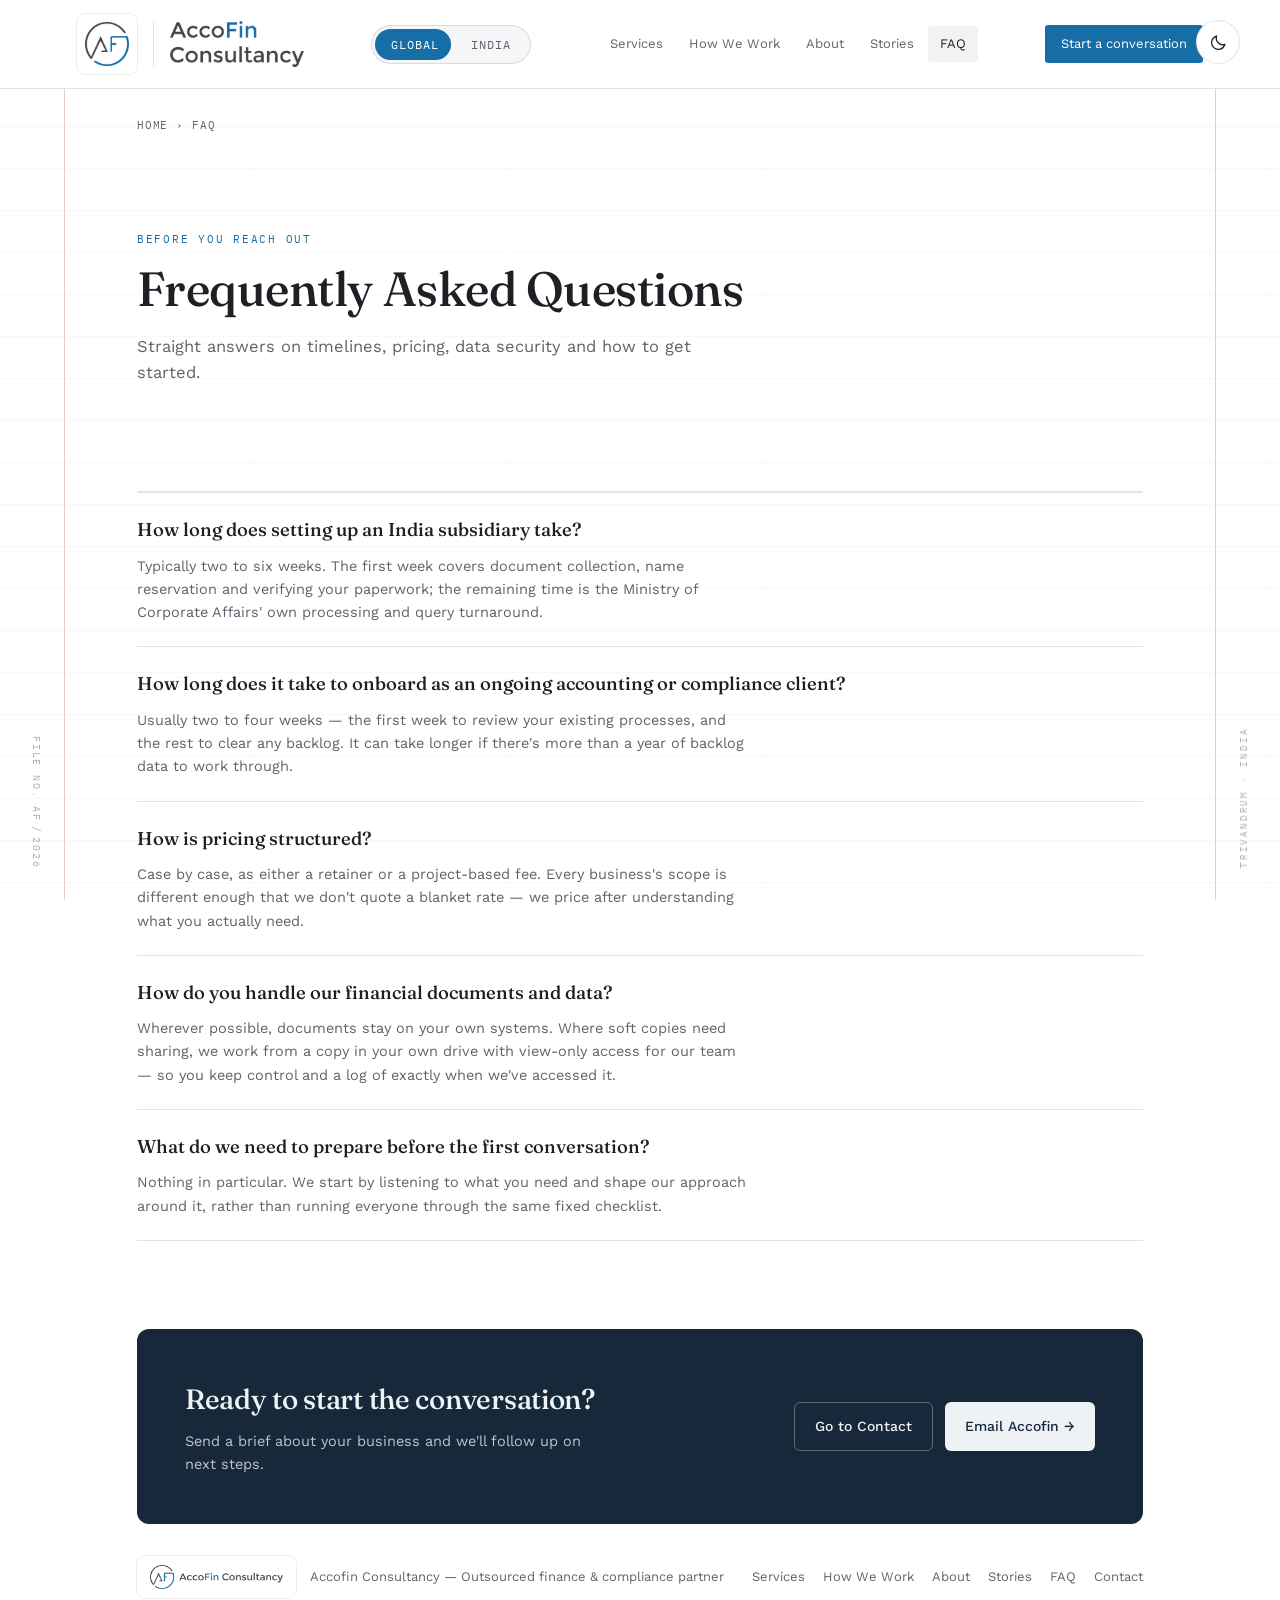
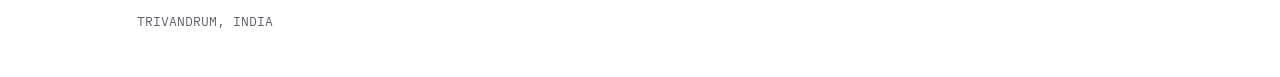
<file: faq.html>
<!DOCTYPE html>
<html lang="en">
<head>
<meta charset="UTF-8" />
<title>FAQ | Timelines, Pricing &amp; Data Security | Accofin Consultancy</title>
<meta name="description" content="Answers to common questions about Accofin Consultancy: India subsidiary setup timelines, onboarding as an accounting client, pricing structure, data security practices, and how to prepare for your first conversation." />
<link rel="canonical" href="https://accofinconsultancy.com/faq.html" />
<meta property="og:type" content="website" />
<meta property="og:site_name" content="Accofin Consultancy" />
<meta property="og:title" content="FAQ | Timelines, Pricing &amp; Data Security | Accofin Consultancy" />
<meta property="og:description" content="Answers to common questions about Accofin Consultancy: India subsidiary setup timelines, onboarding as an accounting client, pricing structure, data security practices, and how to prepare for your first conversation." />
<meta property="og:url" content="https://accofinconsultancy.com/faq.html" />
<meta name="twitter:card" content="summary" />
<meta name="twitter:title" content="FAQ | Timelines, Pricing &amp; Data Security | Accofin Consultancy" />
<meta name="twitter:description" content="Answers to common questions about Accofin Consultancy: India subsidiary setup timelines, onboarding as an accounting client, pricing structure, data security practices, and how to prepare for your first conversation." />
<link rel="preconnect" href="https://fonts.googleapis.com">
<link rel="preconnect" href="https://fonts.gstatic.com" crossorigin>
<link href="https://fonts.googleapis.com/css2?family=Fraunces:ital,opsz,wght@0,9..144,300;0,9..144,400;0,9..144,500;0,9..144,600;1,9..144,400;1,9..144,500&family=Work+Sans:wght@300;400;500;600&family=IBM+Plex+Mono:wght@400;500&display=swap" rel="stylesheet">
<link rel="stylesheet" href="styles.css">
<meta name="viewport" content="width=device-width, initial-scale=1" />
<meta id="theme-color-meta" name="theme-color" content="#ffffff" />

<script type="application/ld+json">
{
  "@context": "https://schema.org",
  "@type": "ProfessionalService",
  "name": "Accofin Consultancy",
  "description": "Answers to common questions about Accofin Consultancy: India subsidiary setup timelines, onboarding as an accounting client, pricing structure, data security practices, and how to prepare for your first conversation.",
  "url": "https://accofinconsultancy.com/",
  "email": "info@accofinconsultancy.com",
  "areaServed": ["India", "United States", "United Arab Emirates"],
  "address": {
    "@type": "PostalAddress",
    "addressLocality": "Trivandrum",
    "addressRegion": "Kerala",
    "addressCountry": "IN"
  },
  "foundingDate": "2021"
}
</script>

</head>
<body>
<a class="skip-link" href="#main-content">Skip to content</a>
<button id="theme-toggle" class="theme-toggle" aria-label="Toggle dark mode" type="button">
  <svg class="moon" viewBox="0 0 24 24" fill="none" stroke="currentColor" stroke-width="1.6" stroke-linecap="round"><path d="M20 14.5A8.5 8.5 0 0 1 9.5 4a8.5 8.5 0 1 0 10.5 10.5Z"/></svg>
  <svg class="sun" viewBox="0 0 24 24" fill="none" stroke="currentColor" stroke-width="1.6" stroke-linecap="round"><circle cx="12" cy="12" r="4.2"/><path d="M12 2.5v2.4M12 19.1v2.4M4.2 4.2l1.7 1.7M18.1 18.1l1.7 1.7M2.5 12h2.4M19.1 12h2.4M4.2 19.8l1.7-1.7M18.1 5.9l1.7-1.7"/></svg>
</button>
<div class="margin-rule"></div>
<div class="margin-rule right"></div>
<span class="corner-mark left" aria-hidden="true">FILE NO. AF&thinsp;/&thinsp;2026</span>
<span class="corner-mark right" aria-hidden="true">TRIVANDRUM &middot; INDIA</span>

  <header>
    <div class="header-inner">
      <a href="index.html" class="header-logo">
        <span class="brand-chip"><img src="assets/icon.png" alt="" width="60" height="60" /></span>
        <span class="wordmark-text">
          <img class="header-wordmark-img" alt="Accofin Consultancy" src="assets/wordmark-stacked.png" width="134" height="46" />
        </span>
      </a>

      <div class="persona-toggle" role="group" aria-label="Switch business type">
        <span class="highlight"></span>
        <button data-value="global" type="button">Global</button>
        <button data-value="india" type="button">India</button>
      </div>

      <nav class="index-tabs">
        <a href="services.html">Services</a>
        <a href="how-we-work.html">How We Work</a>
        <a href="about.html">About</a>
        <a href="stories.html">Stories</a>
        <a href="faq.html" aria-current="page">FAQ</a>
      </nav>
      <a class="header-cta" href="contact.html"><span class="long">Start a conversation</span><span class="short" style="display:none;">Contact</span></a>
    </div>
  </header>
  <main id="main-content">
  <div class="shell">
      <p class="breadcrumb"><a href="index.html">Home</a> &rsaquo; FAQ</p>
    <div class="page-hero">
      <span class="eyebrow">Before You Reach Out</span>
      <h1 class="reveal">Frequently Asked Questions</h1>
      <p class="lede reveal">Straight answers on timelines, pricing, data security and how to get started.</p>
    </div>
  </div>

  <div class="section-break"><div class="shell"><div class="rule"></div></div></div>
  <section id="faq" class="shell">
    <svg class="side-deco sd-dots-1" viewBox="0 0 80 200" fill="currentColor" aria-hidden="true">
      <circle cx="10" cy="10" r="2.4"/><circle cx="40" cy="10" r="2.4"/>
      <circle cx="10" cy="40" r="2.4"/><circle cx="40" cy="40" r="2.4"/>
      <circle cx="10" cy="70" r="2.4"/><circle cx="40" cy="70" r="2.4"/>
    </svg>

    <div class="reveal">
      <div class="faq-item">
        <div class="q">How long does setting up an India subsidiary take?</div>
        <p class="a">Typically two to six weeks. The first week covers document collection, name reservation and verifying your paperwork; the remaining time is the Ministry of Corporate Affairs' own processing and query turnaround.</p>
      </div>
      <div class="faq-item">
        <div class="q">How long does it take to onboard as an ongoing accounting or compliance client?</div>
        <p class="a">Usually two to four weeks &mdash; the first week to review your existing processes, and the rest to clear any backlog. It can take longer if there's more than a year of backlog data to work through.</p>
      </div>
      <div class="faq-item">
        <div class="q">How is pricing structured?</div>
        <p class="a">Case by case, as either a retainer or a project-based fee. Every business's scope is different enough that we don't quote a blanket rate &mdash; we price after understanding what you actually need.</p>
      </div>
      <div class="faq-item">
        <div class="q">How do you handle our financial documents and data?</div>
        <p class="a">Wherever possible, documents stay on your own systems. Where soft copies need sharing, we work from a copy in your own drive with view-only access for our team &mdash; so you keep control and a log of exactly when we've accessed it.</p>
      </div>
      <div class="faq-item">
        <div class="q">What do we need to prepare before the first conversation?</div>
        <p class="a">Nothing in particular. We start by listening to what you need and shape our approach around it, rather than running everyone through the same fixed checklist.</p>
      </div>
    </div>
  </section>
  <div class="section-break"><div class="shell">
    <div class="cta-band reveal">
      <div>
        <h2>Ready to start the conversation?</h2>
        <p>Send a brief about your business and we'll follow up on next steps.</p>
      </div>
      <div class="cta-actions">
        <a class="btn-secondary" href="contact.html">Go to Contact</a>
        <a class="btn-primary" href="mailto:info@accofinconsultancy.com">Email Accofin &rarr;</a>
      </div>
    </div>
  </div></div>
  </main>
  <footer>
    <div class="shell footer-inner">
      <div class="footer-brand">
        <span class="brand-chip"><img src="assets/wordmark.png" alt="" width="42" height="15" /></span>
        <span>Accofin Consultancy &mdash; Outsourced finance &amp; compliance partner</span>
      </div>
      <nav class="footer-nav">
        <a href="services.html">Services</a>
        <a href="how-we-work.html">How We Work</a>
        <a href="about.html">About</a>
        <a href="stories.html">Stories</a>
        <a href="faq.html">FAQ</a>
        <a href="contact.html">Contact</a>
      </nav>
      <span class="mono">TRIVANDRUM, INDIA</span>
    </div>
  </footer>


<script src="script.js"></script>
</body>
</html>
</file>
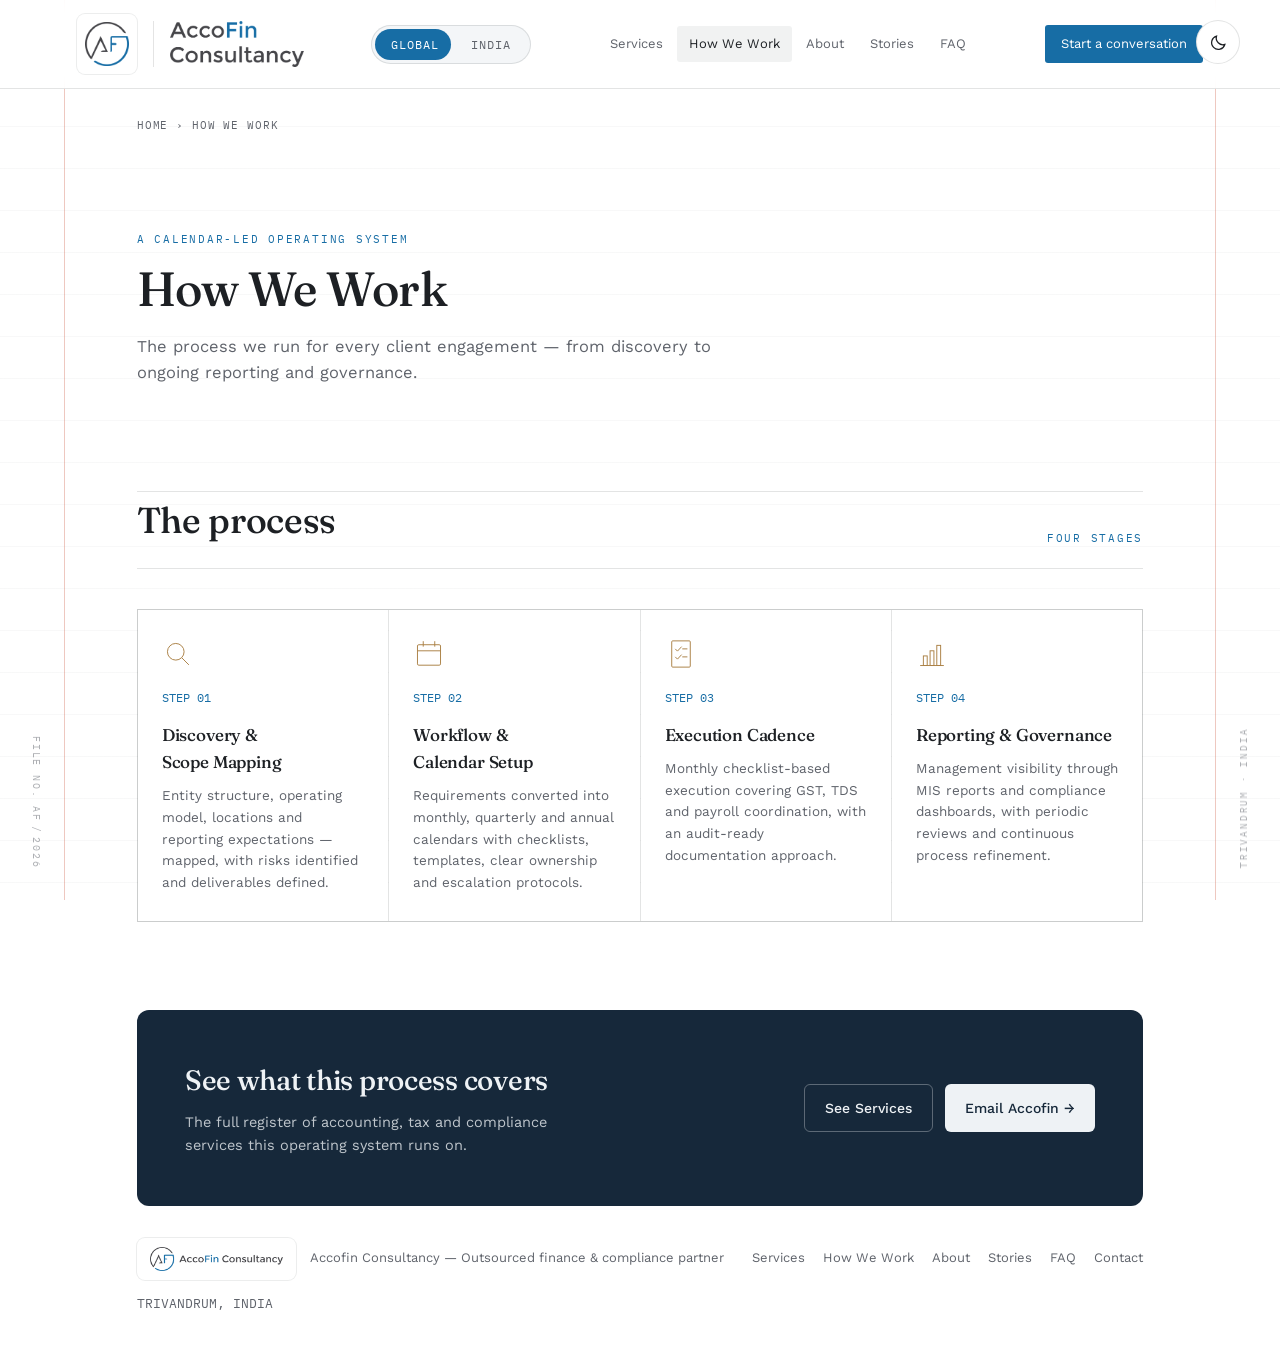
<file: how-we-work.html>
<!DOCTYPE html>
<html lang="en">
<head>
<meta charset="UTF-8" />
<title>How We Work | Our Process | Accofin Consultancy</title>
<meta name="description" content="Accofin's calendar-led operating system: discovery and scope mapping, workflow and calendar setup, monthly execution cadence, and ongoing reporting and governance." />
<link rel="canonical" href="https://accofinconsultancy.com/how-we-work.html" />
<meta property="og:type" content="website" />
<meta property="og:site_name" content="Accofin Consultancy" />
<meta property="og:title" content="How We Work | Our Process | Accofin Consultancy" />
<meta property="og:description" content="Accofin's calendar-led operating system: discovery and scope mapping, workflow and calendar setup, monthly execution cadence, and ongoing reporting and governance." />
<meta property="og:url" content="https://accofinconsultancy.com/how-we-work.html" />
<meta name="twitter:card" content="summary" />
<meta name="twitter:title" content="How We Work | Our Process | Accofin Consultancy" />
<meta name="twitter:description" content="Accofin's calendar-led operating system: discovery and scope mapping, workflow and calendar setup, monthly execution cadence, and ongoing reporting and governance." />
<link rel="preconnect" href="https://fonts.googleapis.com">
<link rel="preconnect" href="https://fonts.gstatic.com" crossorigin>
<link href="https://fonts.googleapis.com/css2?family=Fraunces:ital,opsz,wght@0,9..144,300;0,9..144,400;0,9..144,500;0,9..144,600;1,9..144,400;1,9..144,500&family=Work+Sans:wght@300;400;500;600&family=IBM+Plex+Mono:wght@400;500&display=swap" rel="stylesheet">
<link rel="stylesheet" href="styles.css">
<meta name="viewport" content="width=device-width, initial-scale=1" />
<meta id="theme-color-meta" name="theme-color" content="#ffffff" />

<script type="application/ld+json">
{
  "@context": "https://schema.org",
  "@type": "ProfessionalService",
  "name": "Accofin Consultancy",
  "description": "Accofin's calendar-led operating system: discovery and scope mapping, workflow and calendar setup, monthly execution cadence, and ongoing reporting and governance.",
  "url": "https://accofinconsultancy.com/",
  "email": "info@accofinconsultancy.com",
  "areaServed": ["India", "United States", "United Arab Emirates"],
  "address": {
    "@type": "PostalAddress",
    "addressLocality": "Trivandrum",
    "addressRegion": "Kerala",
    "addressCountry": "IN"
  },
  "foundingDate": "2021"
}
</script>

</head>
<body>
<a class="skip-link" href="#main-content">Skip to content</a>
<button id="theme-toggle" class="theme-toggle" aria-label="Toggle dark mode" type="button">
  <svg class="moon" viewBox="0 0 24 24" fill="none" stroke="currentColor" stroke-width="1.6" stroke-linecap="round"><path d="M20 14.5A8.5 8.5 0 0 1 9.5 4a8.5 8.5 0 1 0 10.5 10.5Z"/></svg>
  <svg class="sun" viewBox="0 0 24 24" fill="none" stroke="currentColor" stroke-width="1.6" stroke-linecap="round"><circle cx="12" cy="12" r="4.2"/><path d="M12 2.5v2.4M12 19.1v2.4M4.2 4.2l1.7 1.7M18.1 18.1l1.7 1.7M2.5 12h2.4M19.1 12h2.4M4.2 19.8l1.7-1.7M18.1 5.9l1.7-1.7"/></svg>
</button>
<div class="margin-rule"></div>
<div class="margin-rule right"></div>
<span class="corner-mark left" aria-hidden="true">FILE NO. AF&thinsp;/&thinsp;2026</span>
<span class="corner-mark right" aria-hidden="true">TRIVANDRUM &middot; INDIA</span>

  <header>
    <div class="header-inner">
      <a href="index.html" class="header-logo">
        <span class="brand-chip"><img src="assets/icon.png" alt="" width="60" height="60" /></span>
        <span class="wordmark-text">
          <img class="header-wordmark-img" alt="Accofin Consultancy" src="assets/wordmark-stacked.png" width="134" height="46" />
        </span>
      </a>

      <div class="persona-toggle" role="group" aria-label="Switch business type">
        <span class="highlight"></span>
        <button data-value="global" type="button">Global</button>
        <button data-value="india" type="button">India</button>
      </div>

      <nav class="index-tabs">
        <a href="services.html">Services</a>
        <a href="how-we-work.html" aria-current="page">How We Work</a>
        <a href="about.html">About</a>
        <a href="stories.html">Stories</a>
        <a href="faq.html">FAQ</a>
      </nav>
      <a class="header-cta" href="contact.html"><span class="long">Start a conversation</span><span class="short" style="display:none;">Contact</span></a>
    </div>
  </header>
  <main id="main-content">
  <div class="shell">
      <p class="breadcrumb"><a href="index.html">Home</a> &rsaquo; How We Work</p>
    <div class="page-hero">
      <span class="eyebrow">A Calendar-Led Operating System</span>
      <h1 class="reveal">How We Work</h1>
      <p class="lede reveal">The process we run for every client engagement &mdash; from discovery to ongoing reporting and governance.</p>
    </div>
  </div>

  <div class="section-break"><div class="shell"><div class="rule"></div></div></div>
  <section id="how-we-work" class="shell">
    <svg class="side-deco sd-tri-1" viewBox="0 0 100 100" fill="none" stroke="currentColor" stroke-width="1.2" aria-hidden="true"><polygon points="50,8 92,88 8,88"/></svg>
    <div class="section-head">
      <h2 class="reveal">The process</h2>
      <div class="tag"><span class="eyebrow">Four Stages</span></div>
    </div>

    <div class="process reveal">
      <div class="step">
        <span class="step-icon icon-mark" aria-hidden="true"><svg viewBox="0 0 200 200" fill="none" stroke="currentColor" stroke-width="6"><circle cx="86" cy="86" r="52"/><line x1="124" y1="124" x2="168" y2="168"/></svg></span>
        <span class="stepnum mono">STEP 01</span><h3>Discovery &amp; Scope Mapping</h3><p>Entity structure, operating model, locations and reporting expectations &mdash; mapped, with risks identified and deliverables defined.</p>
      </div>
      <div class="step">
        <span class="step-icon icon-mark" aria-hidden="true"><svg viewBox="0 0 200 200" fill="none" stroke="currentColor" stroke-width="6"><rect x="28" y="42" width="144" height="128" rx="8"/><line x1="28" y1="80" x2="172" y2="80"/><line x1="64" y1="20" x2="64" y2="54"/><line x1="136" y1="20" x2="136" y2="54"/></svg></span>
        <span class="stepnum mono">STEP 02</span><h3>Workflow &amp; Calendar Setup</h3><p>Requirements converted into monthly, quarterly and annual calendars with checklists, templates, clear ownership and escalation protocols.</p>
      </div>
      <div class="step">
        <span class="step-icon icon-mark" aria-hidden="true"><svg viewBox="0 0 200 200" fill="none" stroke="currentColor" stroke-width="6"><rect x="42" y="18" width="116" height="164" rx="6"/><path d="M64 68 l14 14 26-28"/><line x1="108" y1="68" x2="140" y2="68"/><path d="M64 118 l14 14 26-28"/><line x1="108" y1="118" x2="140" y2="118"/></svg></span>
        <span class="stepnum mono">STEP 03</span><h3>Execution Cadence</h3><p>Monthly checklist-based execution covering GST, TDS and payroll coordination, with an audit-ready documentation approach.</p>
      </div>
      <div class="step">
        <span class="step-icon icon-mark" aria-hidden="true"><svg viewBox="0 0 200 200" fill="none" stroke="currentColor" stroke-width="6"><line x1="26" y1="172" x2="174" y2="172"/><rect x="46" y="112" width="24" height="60"/><rect x="88" y="80" width="24" height="92"/><rect x="130" y="46" width="24" height="126"/></svg></span>
        <span class="stepnum mono">STEP 04</span><h3>Reporting &amp; Governance</h3><p>Management visibility through MIS reports and compliance dashboards, with periodic reviews and continuous process refinement.</p>
      </div>
    </div>
  </section>
  <div class="section-break"><div class="shell">
    <div class="cta-band reveal">
      <div>
        <h2>See what this process covers</h2>
        <p>The full register of accounting, tax and compliance services this operating system runs on.</p>
      </div>
      <div class="cta-actions">
        <a class="btn-secondary" href="services.html">See Services</a>
        <a class="btn-primary" href="mailto:info@accofinconsultancy.com">Email Accofin &rarr;</a>
      </div>
    </div>
  </div></div>
  </main>
  <footer>
    <div class="shell footer-inner">
      <div class="footer-brand">
        <span class="brand-chip"><img src="assets/wordmark.png" alt="" width="42" height="15" /></span>
        <span>Accofin Consultancy &mdash; Outsourced finance &amp; compliance partner</span>
      </div>
      <nav class="footer-nav">
        <a href="services.html">Services</a>
        <a href="how-we-work.html">How We Work</a>
        <a href="about.html">About</a>
        <a href="stories.html">Stories</a>
        <a href="faq.html">FAQ</a>
        <a href="contact.html">Contact</a>
      </nav>
      <span class="mono">TRIVANDRUM, INDIA</span>
    </div>
  </footer>


<script src="script.js"></script>
</body>
</html>
</file>
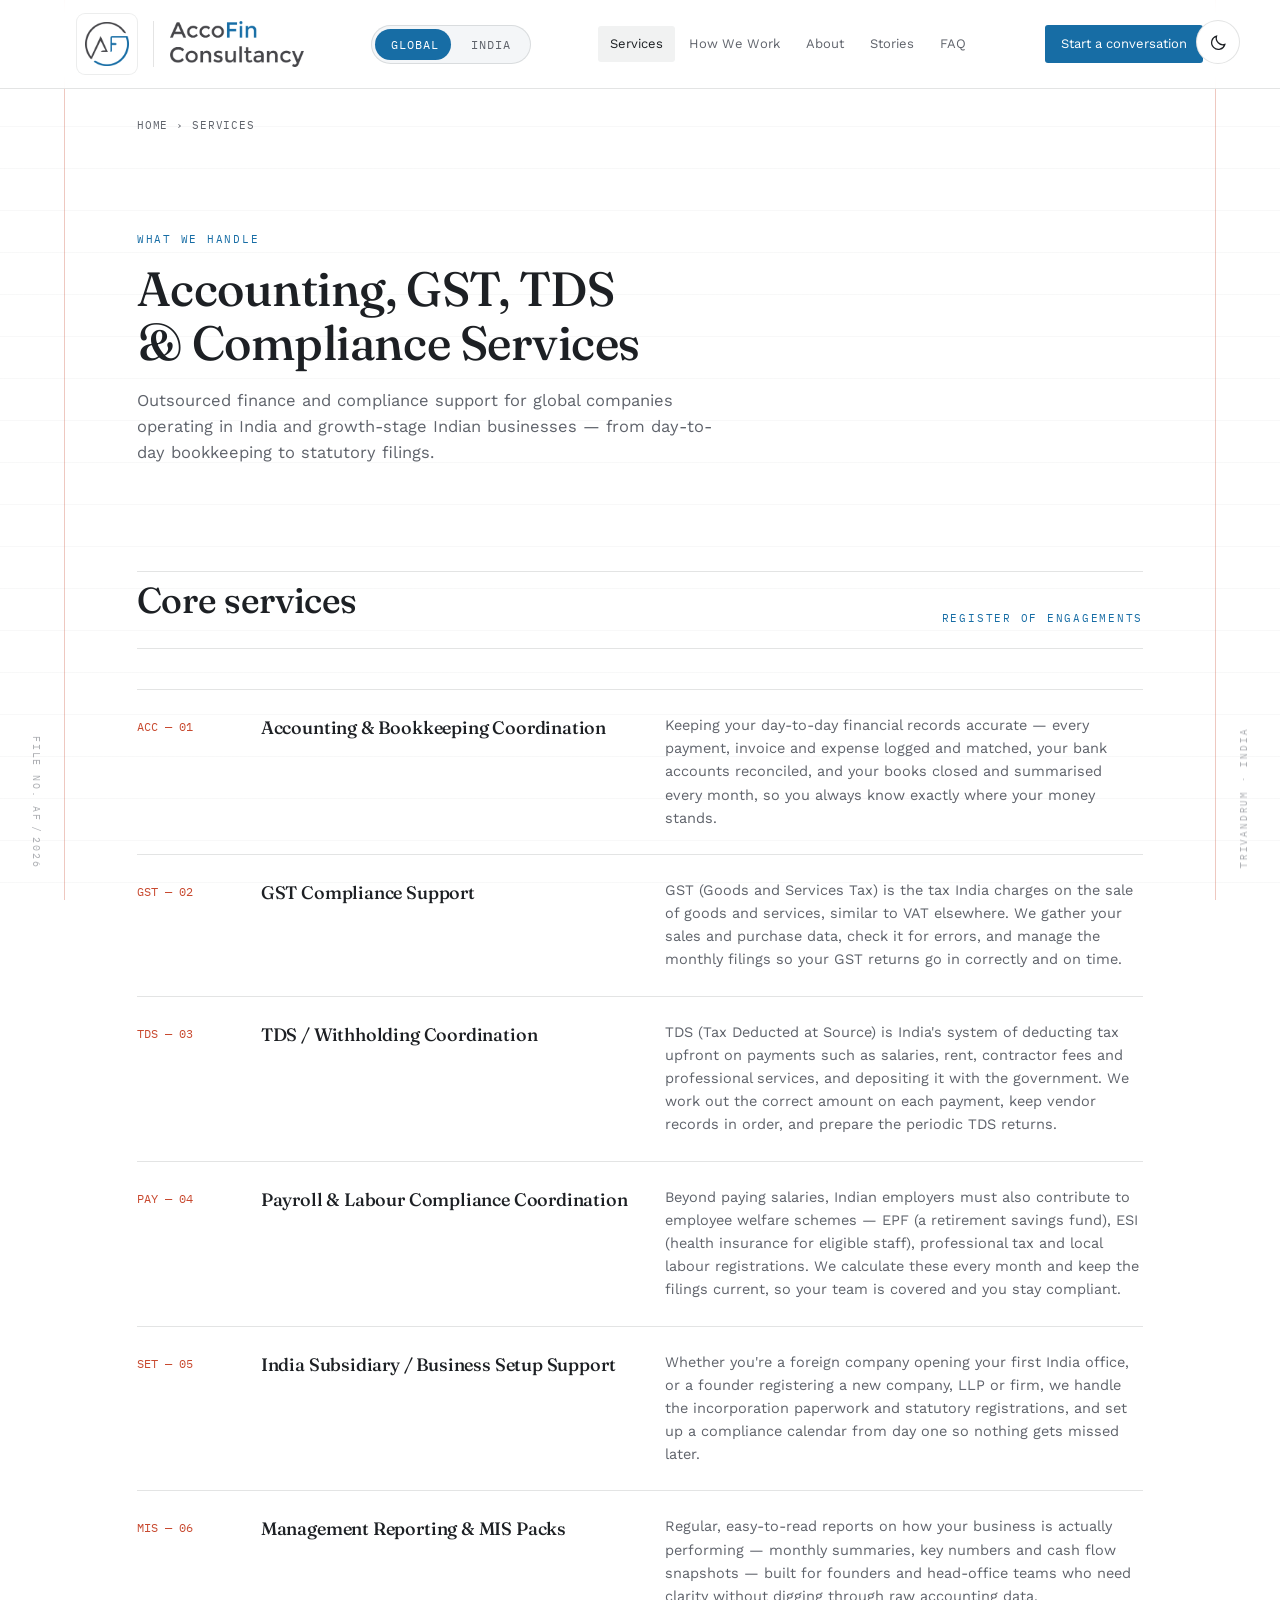
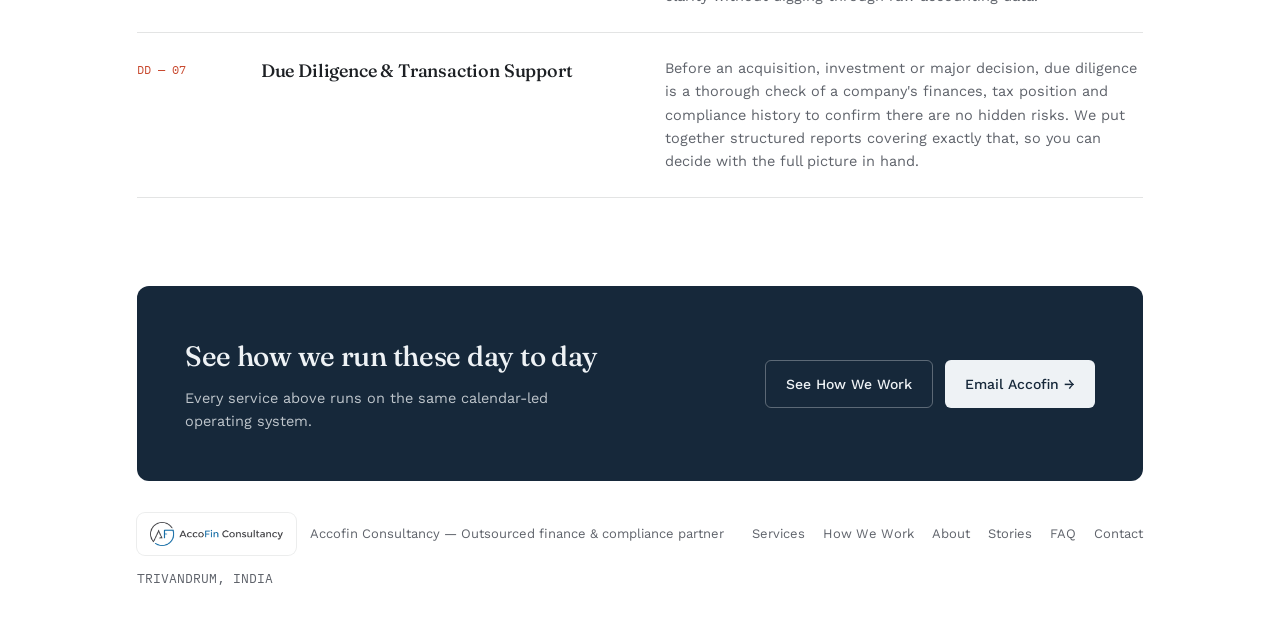
<file: services.html>
<!DOCTYPE html>
<html lang="en">
<head>
<meta charset="UTF-8" />
<title>Services | Accounting, GST, TDS &amp; Compliance | Accofin Consultancy</title>
<meta name="description" content="The full register of Accofin's outsourced finance and compliance services: accounting, GST and TDS filings, payroll and labour compliance, India business setup, MIS reporting, and due diligence support." />
<link rel="canonical" href="https://accofinconsultancy.com/services.html" />
<meta property="og:type" content="website" />
<meta property="og:site_name" content="Accofin Consultancy" />
<meta property="og:title" content="Services | Accounting, GST, TDS &amp; Compliance | Accofin Consultancy" />
<meta property="og:description" content="The full register of Accofin's outsourced finance and compliance services: accounting, GST and TDS filings, payroll and labour compliance, India business setup, MIS reporting, and due diligence support." />
<meta property="og:url" content="https://accofinconsultancy.com/services.html" />
<meta name="twitter:card" content="summary" />
<meta name="twitter:title" content="Services | Accounting, GST, TDS &amp; Compliance | Accofin Consultancy" />
<meta name="twitter:description" content="The full register of Accofin's outsourced finance and compliance services: accounting, GST and TDS filings, payroll and labour compliance, India business setup, MIS reporting, and due diligence support." />
<link rel="preconnect" href="https://fonts.googleapis.com">
<link rel="preconnect" href="https://fonts.gstatic.com" crossorigin>
<link href="https://fonts.googleapis.com/css2?family=Fraunces:ital,opsz,wght@0,9..144,300;0,9..144,400;0,9..144,500;0,9..144,600;1,9..144,400;1,9..144,500&family=Work+Sans:wght@300;400;500;600&family=IBM+Plex+Mono:wght@400;500&display=swap" rel="stylesheet">
<link rel="stylesheet" href="styles.css">
<meta name="viewport" content="width=device-width, initial-scale=1" />
<meta id="theme-color-meta" name="theme-color" content="#ffffff" />

<script type="application/ld+json">
{
  "@context": "https://schema.org",
  "@type": "ProfessionalService",
  "name": "Accofin Consultancy",
  "description": "The full register of Accofin's outsourced finance and compliance services: accounting, GST and TDS filings, payroll and labour compliance, India business setup, MIS reporting, and due diligence support.",
  "url": "https://accofinconsultancy.com/",
  "email": "info@accofinconsultancy.com",
  "areaServed": ["India", "United States", "United Arab Emirates"],
  "address": {
    "@type": "PostalAddress",
    "addressLocality": "Trivandrum",
    "addressRegion": "Kerala",
    "addressCountry": "IN"
  },
  "foundingDate": "2021"
}
</script>

</head>
<body>
<a class="skip-link" href="#main-content">Skip to content</a>
<button id="theme-toggle" class="theme-toggle" aria-label="Toggle dark mode" type="button">
  <svg class="moon" viewBox="0 0 24 24" fill="none" stroke="currentColor" stroke-width="1.6" stroke-linecap="round"><path d="M20 14.5A8.5 8.5 0 0 1 9.5 4a8.5 8.5 0 1 0 10.5 10.5Z"/></svg>
  <svg class="sun" viewBox="0 0 24 24" fill="none" stroke="currentColor" stroke-width="1.6" stroke-linecap="round"><circle cx="12" cy="12" r="4.2"/><path d="M12 2.5v2.4M12 19.1v2.4M4.2 4.2l1.7 1.7M18.1 18.1l1.7 1.7M2.5 12h2.4M19.1 12h2.4M4.2 19.8l1.7-1.7M18.1 5.9l1.7-1.7"/></svg>
</button>
<div class="margin-rule"></div>
<div class="margin-rule right"></div>
<span class="corner-mark left" aria-hidden="true">FILE NO. AF&thinsp;/&thinsp;2026</span>
<span class="corner-mark right" aria-hidden="true">TRIVANDRUM &middot; INDIA</span>

  <header>
    <div class="header-inner">
      <a href="index.html" class="header-logo">
        <span class="brand-chip"><img src="assets/icon.png" alt="" width="60" height="60" /></span>
        <span class="wordmark-text">
          <img class="header-wordmark-img" alt="Accofin Consultancy" src="assets/wordmark-stacked.png" width="134" height="46" />
        </span>
      </a>

      <div class="persona-toggle" role="group" aria-label="Switch business type">
        <span class="highlight"></span>
        <button data-value="global" type="button">Global</button>
        <button data-value="india" type="button">India</button>
      </div>

      <nav class="index-tabs">
        <a href="services.html" aria-current="page">Services</a>
        <a href="how-we-work.html">How We Work</a>
        <a href="about.html">About</a>
        <a href="stories.html">Stories</a>
        <a href="faq.html">FAQ</a>
      </nav>
      <a class="header-cta" href="contact.html"><span class="long">Start a conversation</span><span class="short" style="display:none;">Contact</span></a>
    </div>
  </header>
  <main id="main-content">
  <div class="shell">
      <p class="breadcrumb"><a href="index.html">Home</a> &rsaquo; Services</p>
    <div class="page-hero">
      <span class="eyebrow">What We Handle</span>
      <h1 class="reveal">Accounting, GST, TDS &amp; Compliance Services</h1>
      <p class="lede reveal">Outsourced finance and compliance support for global companies operating in India and growth-stage Indian businesses &mdash; from day-to-day bookkeeping to statutory filings.</p>
    </div>
  </div>

  <div class="section-break"><div class="shell"><div class="rule"></div></div></div>
  <section id="services" class="shell">
    <svg class="side-deco sd-ticks-1" viewBox="0 0 60 140" fill="none" stroke="currentColor" stroke-width="1.4" aria-hidden="true">
      <line x1="0" y1="10" x2="24" y2="10"/><line x1="0" y1="34" x2="24" y2="34"/><line x1="0" y1="58" x2="24" y2="58"/>
      <line x1="0" y1="82" x2="24" y2="82"/><line x1="0" y1="106" x2="24" y2="106"/><line x1="0" y1="130" x2="24" y2="130"/>
    </svg>
    <div class="section-head">
      <h2 class="reveal">Core services</h2>
      <div class="tag"><span class="eyebrow">Register of Engagements</span></div>
    </div>

    <div class="reveal">
      <div class="service-row"><div class="code mono">ACC &mdash; 01</div><h3>Accounting &amp; Bookkeeping Coordination</h3><p>Keeping your day-to-day financial records accurate &mdash; every payment, invoice and expense logged and matched, your bank accounts reconciled, and your books closed and summarised every month, so you always know exactly where your money stands.</p></div>
      <div class="service-row"><div class="code mono">GST &mdash; 02</div><h3>GST Compliance Support</h3><p>GST (Goods and Services Tax) is the tax India charges on the sale of goods and services, similar to VAT elsewhere. We gather your sales and purchase data, check it for errors, and manage the monthly filings so your GST returns go in correctly and on time.</p></div>
      <div class="service-row"><div class="code mono">TDS &mdash; 03</div><h3>TDS / Withholding Coordination</h3><p>TDS (Tax Deducted at Source) is India's system of deducting tax upfront on payments such as salaries, rent, contractor fees and professional services, and depositing it with the government. We work out the correct amount on each payment, keep vendor records in order, and prepare the periodic TDS returns.</p></div>
      <div class="service-row"><div class="code mono">PAY &mdash; 04</div><h3>Payroll &amp; Labour Compliance Coordination</h3><p>Beyond paying salaries, Indian employers must also contribute to employee welfare schemes &mdash; EPF (a retirement savings fund), ESI (health insurance for eligible staff), professional tax and local labour registrations. We calculate these every month and keep the filings current, so your team is covered and you stay compliant.</p></div>
      <div class="service-row"><div class="code mono">SET &mdash; 05</div><h3>India Subsidiary / Business Setup Support</h3><p>Whether you're a foreign company opening your first India office, or a founder registering a new company, LLP or firm, we handle the incorporation paperwork and statutory registrations, and set up a compliance calendar from day one so nothing gets missed later.</p></div>
      <div class="service-row"><div class="code mono">MIS &mdash; 06</div><h3>Management Reporting &amp; MIS Packs</h3><p>Regular, easy-to-read reports on how your business is actually performing &mdash; monthly summaries, key numbers and cash flow snapshots &mdash; built for founders and head-office teams who need clarity without digging through raw accounting data.</p></div>
      <div class="service-row"><div class="code mono">DD &mdash; 07</div><h3>Due Diligence &amp; Transaction Support</h3><p>Before an acquisition, investment or major decision, due diligence is a thorough check of a company's finances, tax position and compliance history to confirm there are no hidden risks. We put together structured reports covering exactly that, so you can decide with the full picture in hand.</p></div>
    </div>
  </section>
  <div class="section-break"><div class="shell">
    <div class="cta-band reveal">
      <div>
        <h2>See how we run these day to day</h2>
        <p>Every service above runs on the same calendar-led operating system.</p>
      </div>
      <div class="cta-actions">
        <a class="btn-secondary" href="how-we-work.html">See How We Work</a>
        <a class="btn-primary" href="mailto:info@accofinconsultancy.com">Email Accofin &rarr;</a>
      </div>
    </div>
  </div></div>
  </main>
  <footer>
    <div class="shell footer-inner">
      <div class="footer-brand">
        <span class="brand-chip"><img src="assets/wordmark.png" alt="" width="42" height="15" /></span>
        <span>Accofin Consultancy &mdash; Outsourced finance &amp; compliance partner</span>
      </div>
      <nav class="footer-nav">
        <a href="services.html">Services</a>
        <a href="how-we-work.html">How We Work</a>
        <a href="about.html">About</a>
        <a href="stories.html">Stories</a>
        <a href="faq.html">FAQ</a>
        <a href="contact.html">Contact</a>
      </nav>
      <span class="mono">TRIVANDRUM, INDIA</span>
    </div>
  </footer>


<script src="script.js"></script>
</body>
</html>
</file>
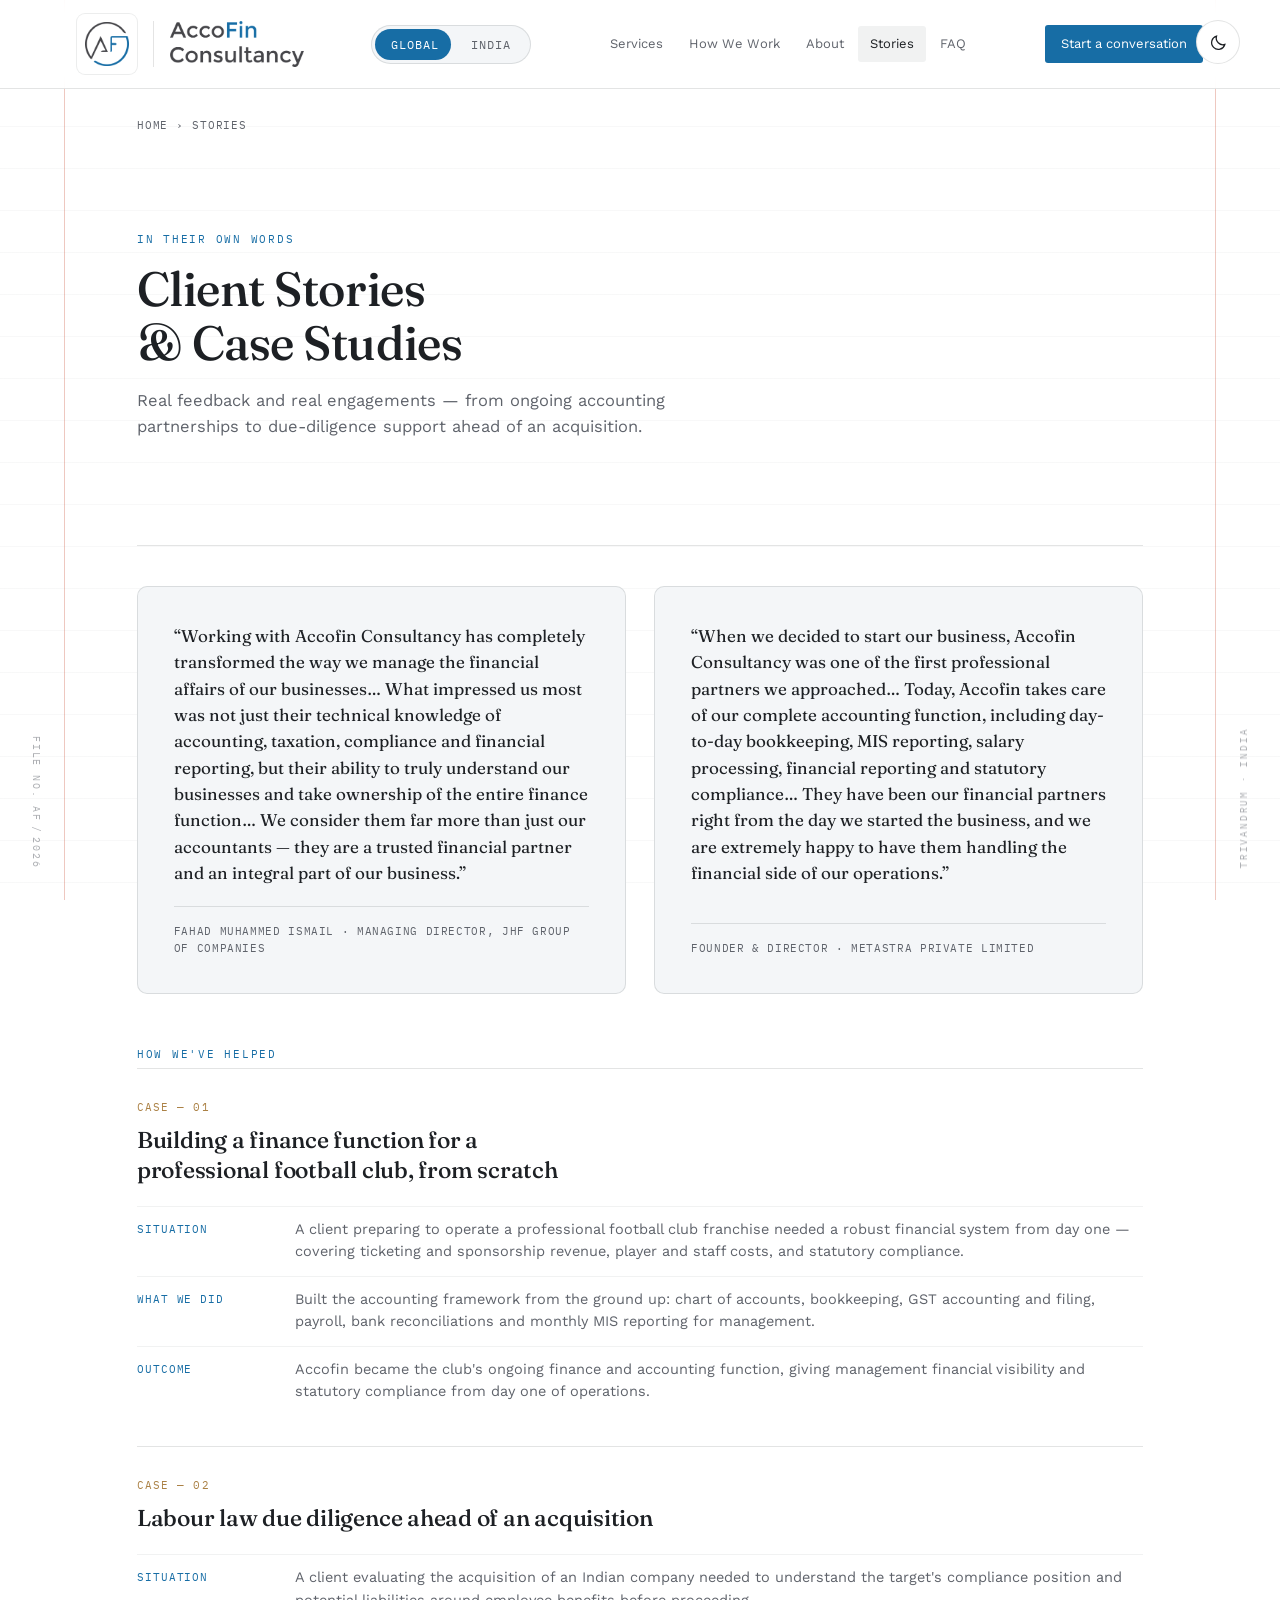
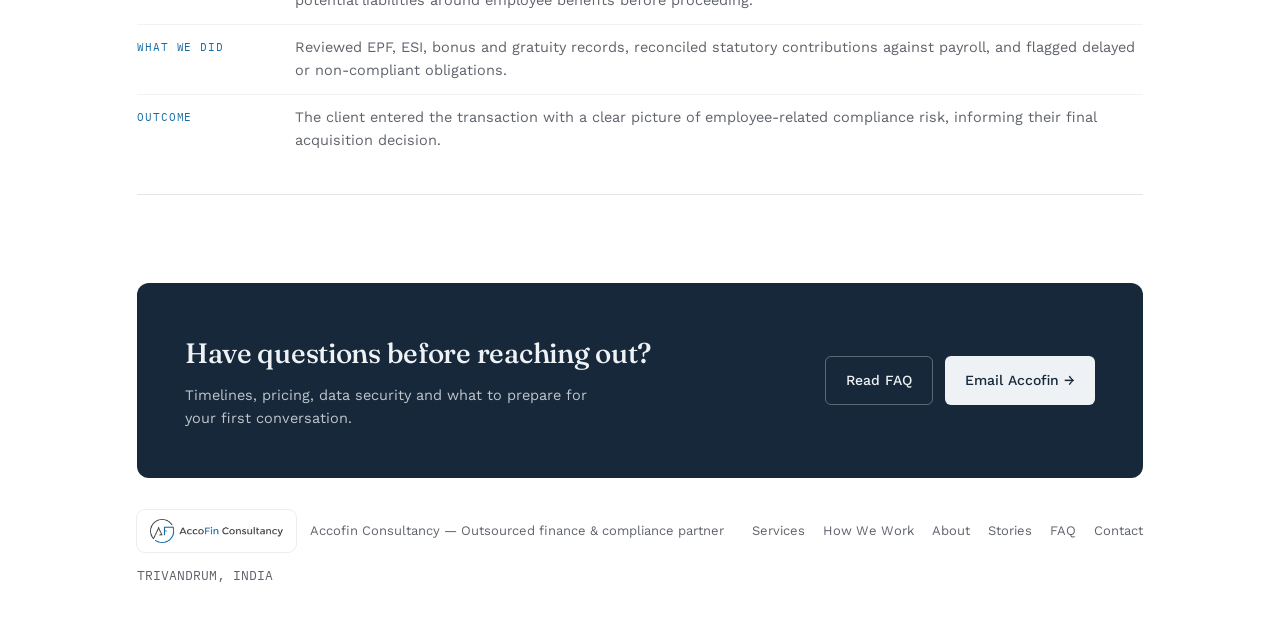
<file: stories.html>
<!DOCTYPE html>
<html lang="en">
<head>
<meta charset="UTF-8" />
<title>Client Stories &amp; Case Studies | Accofin Consultancy</title>
<meta name="description" content="Testimonials from JHF Group of Companies and Metastra Private Limited, plus case studies on building a finance function from scratch and labour-law due diligence ahead of an acquisition." />
<link rel="canonical" href="https://accofinconsultancy.com/stories.html" />
<meta property="og:type" content="website" />
<meta property="og:site_name" content="Accofin Consultancy" />
<meta property="og:title" content="Client Stories &amp; Case Studies | Accofin Consultancy" />
<meta property="og:description" content="Testimonials from JHF Group of Companies and Metastra Private Limited, plus case studies on building a finance function from scratch and labour-law due diligence ahead of an acquisition." />
<meta property="og:url" content="https://accofinconsultancy.com/stories.html" />
<meta name="twitter:card" content="summary" />
<meta name="twitter:title" content="Client Stories &amp; Case Studies | Accofin Consultancy" />
<meta name="twitter:description" content="Testimonials from JHF Group of Companies and Metastra Private Limited, plus case studies on building a finance function from scratch and labour-law due diligence ahead of an acquisition." />
<link rel="preconnect" href="https://fonts.googleapis.com">
<link rel="preconnect" href="https://fonts.gstatic.com" crossorigin>
<link href="https://fonts.googleapis.com/css2?family=Fraunces:ital,opsz,wght@0,9..144,300;0,9..144,400;0,9..144,500;0,9..144,600;1,9..144,400;1,9..144,500&family=Work+Sans:wght@300;400;500;600&family=IBM+Plex+Mono:wght@400;500&display=swap" rel="stylesheet">
<link rel="stylesheet" href="styles.css">
<meta name="viewport" content="width=device-width, initial-scale=1" />
<meta id="theme-color-meta" name="theme-color" content="#ffffff" />

<script type="application/ld+json">
{
  "@context": "https://schema.org",
  "@type": "ProfessionalService",
  "name": "Accofin Consultancy",
  "description": "Testimonials from JHF Group of Companies and Metastra Private Limited, plus case studies on building a finance function from scratch and labour-law due diligence ahead of an acquisition.",
  "url": "https://accofinconsultancy.com/",
  "email": "info@accofinconsultancy.com",
  "areaServed": ["India", "United States", "United Arab Emirates"],
  "address": {
    "@type": "PostalAddress",
    "addressLocality": "Trivandrum",
    "addressRegion": "Kerala",
    "addressCountry": "IN"
  },
  "foundingDate": "2021"
}
</script>

</head>
<body>
<a class="skip-link" href="#main-content">Skip to content</a>
<button id="theme-toggle" class="theme-toggle" aria-label="Toggle dark mode" type="button">
  <svg class="moon" viewBox="0 0 24 24" fill="none" stroke="currentColor" stroke-width="1.6" stroke-linecap="round"><path d="M20 14.5A8.5 8.5 0 0 1 9.5 4a8.5 8.5 0 1 0 10.5 10.5Z"/></svg>
  <svg class="sun" viewBox="0 0 24 24" fill="none" stroke="currentColor" stroke-width="1.6" stroke-linecap="round"><circle cx="12" cy="12" r="4.2"/><path d="M12 2.5v2.4M12 19.1v2.4M4.2 4.2l1.7 1.7M18.1 18.1l1.7 1.7M2.5 12h2.4M19.1 12h2.4M4.2 19.8l1.7-1.7M18.1 5.9l1.7-1.7"/></svg>
</button>
<div class="margin-rule"></div>
<div class="margin-rule right"></div>
<span class="corner-mark left" aria-hidden="true">FILE NO. AF&thinsp;/&thinsp;2026</span>
<span class="corner-mark right" aria-hidden="true">TRIVANDRUM &middot; INDIA</span>

  <header>
    <div class="header-inner">
      <a href="index.html" class="header-logo">
        <span class="brand-chip"><img src="assets/icon.png" alt="" width="60" height="60" /></span>
        <span class="wordmark-text">
          <img class="header-wordmark-img" alt="Accofin Consultancy" src="assets/wordmark-stacked.png" width="134" height="46" />
        </span>
      </a>

      <div class="persona-toggle" role="group" aria-label="Switch business type">
        <span class="highlight"></span>
        <button data-value="global" type="button">Global</button>
        <button data-value="india" type="button">India</button>
      </div>

      <nav class="index-tabs">
        <a href="services.html">Services</a>
        <a href="how-we-work.html">How We Work</a>
        <a href="about.html">About</a>
        <a href="stories.html" aria-current="page">Stories</a>
        <a href="faq.html">FAQ</a>
      </nav>
      <a class="header-cta" href="contact.html"><span class="long">Start a conversation</span><span class="short" style="display:none;">Contact</span></a>
    </div>
  </header>
  <main id="main-content">
  <div class="shell">
      <p class="breadcrumb"><a href="index.html">Home</a> &rsaquo; Stories</p>
    <div class="page-hero">
      <span class="eyebrow">In Their Own Words</span>
      <h1 class="reveal">Client Stories &amp; Case Studies</h1>
      <p class="lede reveal">Real feedback and real engagements &mdash; from ongoing accounting partnerships to due-diligence support ahead of an acquisition.</p>
    </div>
  </div>

  <div class="section-break"><div class="shell"><div class="rule"></div></div></div>
  <section id="stories" class="shell">
    <svg class="side-deco sd-ring-2" viewBox="0 0 200 200" fill="none" stroke="currentColor" stroke-width="1" aria-hidden="true"><circle cx="100" cy="100" r="94"/><circle cx="100" cy="100" r="70" stroke-dasharray="2 7"/></svg>

    <div class="testimonial-grid reveal">
      <div class="testimonial-card">
        <p class="quote">&ldquo;Working with Accofin Consultancy has completely transformed the way we manage the financial affairs of our businesses&hellip; What impressed us most was not just their technical knowledge of accounting, taxation, compliance and financial reporting, but their ability to truly understand our businesses and take ownership of the entire finance function&hellip; We consider them far more than just our accountants &mdash; they are a trusted financial partner and an integral part of our business.&rdquo;</p>
        <div class="attribution mono">FAHAD MUHAMMED ISMAIL &middot; MANAGING DIRECTOR, JHF GROUP OF COMPANIES</div>
      </div>
      <div class="testimonial-card">
        <p class="quote">&ldquo;When we decided to start our business, Accofin Consultancy was one of the first professional partners we approached&hellip; Today, Accofin takes care of our complete accounting function, including day-to-day bookkeeping, MIS reporting, salary processing, financial reporting and statutory compliance&hellip; They have been our financial partners right from the day we started the business, and we are extremely happy to have them handling the financial side of our operations.&rdquo;</p>
        <div class="attribution mono">FOUNDER &amp; DIRECTOR &middot; METASTRA PRIVATE LIMITED</div>
      </div>
    </div>

    <p class="eyebrow" style="display:block; margin: 52px 0 4px;">How We've Helped</p>

    <div class="reveal">
      <div class="case-card">
        <div class="code mono">CASE &mdash; 01</div>
        <h3>Building a finance function for a professional football club, from scratch</h3>
        <div class="case-meta"><span class="k">Situation</span><p>A client preparing to operate a professional football club franchise needed a robust financial system from day one &mdash; covering ticketing and sponsorship revenue, player and staff costs, and statutory compliance.</p></div>
        <div class="case-meta"><span class="k">What we did</span><p>Built the accounting framework from the ground up: chart of accounts, bookkeeping, GST accounting and filing, payroll, bank reconciliations and monthly MIS reporting for management.</p></div>
        <div class="case-meta"><span class="k">Outcome</span><p>Accofin became the club's ongoing finance and accounting function, giving management financial visibility and statutory compliance from day one of operations.</p></div>
      </div>
      <div class="case-card">
        <div class="code mono">CASE &mdash; 02</div>
        <h3>Labour law due diligence ahead of an acquisition</h3>
        <div class="case-meta"><span class="k">Situation</span><p>A client evaluating the acquisition of an Indian company needed to understand the target's compliance position and potential liabilities around employee benefits before proceeding.</p></div>
        <div class="case-meta"><span class="k">What we did</span><p>Reviewed EPF, ESI, bonus and gratuity records, reconciled statutory contributions against payroll, and flagged delayed or non-compliant obligations.</p></div>
        <div class="case-meta"><span class="k">Outcome</span><p>The client entered the transaction with a clear picture of employee-related compliance risk, informing their final acquisition decision.</p></div>
      </div>
    </div>
  </section>
  <div class="section-break"><div class="shell">
    <div class="cta-band reveal">
      <div>
        <h2>Have questions before reaching out?</h2>
        <p>Timelines, pricing, data security and what to prepare for your first conversation.</p>
      </div>
      <div class="cta-actions">
        <a class="btn-secondary" href="faq.html">Read FAQ</a>
        <a class="btn-primary" href="mailto:info@accofinconsultancy.com">Email Accofin &rarr;</a>
      </div>
    </div>
  </div></div>
  </main>
  <footer>
    <div class="shell footer-inner">
      <div class="footer-brand">
        <span class="brand-chip"><img src="assets/wordmark.png" alt="" width="42" height="15" /></span>
        <span>Accofin Consultancy &mdash; Outsourced finance &amp; compliance partner</span>
      </div>
      <nav class="footer-nav">
        <a href="services.html">Services</a>
        <a href="how-we-work.html">How We Work</a>
        <a href="about.html">About</a>
        <a href="stories.html">Stories</a>
        <a href="faq.html">FAQ</a>
        <a href="contact.html">Contact</a>
      </nav>
      <span class="mono">TRIVANDRUM, INDIA</span>
    </div>
  </footer>


<script src="script.js"></script>
</body>
</html>
</file>
<file: styles.css>
:root {
    --paper: #ffffff;
    --paper-raised: #f4f6f8;
    --ink: #1d2024;
    --ink-soft: #5f636b;
    --ledger: #176da5;
    --ledger-deep: #114f79;
    --rule: #c8492f;
    --brass: #ab8145;
    --ash: #93a1ac;
    --line: rgba(29, 32, 36, 0.12);
    --line-soft: rgba(29, 32, 36, 0.06);
    --contact-bg: #16283a;
    --contact-fg: #eef2f5;
    color-scheme: light;
  }

  :root[data-theme="dark"] {
    --paper: #0c0e11;
    --paper-raised: #12161b;
    --ink: #e9ebee;
    --ink-soft: #9aa0a8;
    --ledger: #5aacdf;
    --ledger-deep: #8ccaee;
    --rule: #ff8264;
    --brass: #d8ac6c;
    --ash: #7c8792;
    --line: rgba(233, 235, 238, 0.15);
    --line-soft: rgba(233, 235, 238, 0.07);
    --contact-bg: #0f1c2a;
    --contact-fg: #eef2f5;
    color-scheme: dark;
  }

  * { box-sizing: border-box; }
  html { scroll-behavior: smooth; }

  body {
    margin: 0;
    background: var(--paper);
    color: var(--ink);
    font-family: 'Work Sans', 'Segoe UI', system-ui, sans-serif;
    font-size: 16px;
    line-height: 1.6;
    -webkit-font-smoothing: antialiased;
    -webkit-tap-highlight-color: transparent;
    transition: background 320ms ease, color 320ms ease;
    isolation: isolate;
  }

  button, a { touch-action: manipulation; }

  .sr-only {
    position: absolute;
    width: 1px; height: 1px;
    padding: 0; margin: -1px;
    overflow: hidden;
    clip: rect(0, 0, 0, 0);
    white-space: nowrap;
    border: 0;
  }

  .skip-link {
    position: fixed;
    top: -60px;
    left: 16px;
    z-index: 100;
    background: var(--ink);
    color: var(--paper);
    padding: 12px 18px;
    border-radius: 4px;
    font-size: 14px;
    text-decoration: none;
    transition: top 240ms cubic-bezier(0.16,1,0.3,1);
  }
  .skip-link:focus { top: 16px; }

  a:focus-visible,
  button:focus-visible,
  [tabindex]:focus-visible {
    outline: 2px solid var(--ledger);
    outline-offset: 3px;
    border-radius: 2px;
  }
  .persona-toggle:focus-within { outline: 2px solid var(--ledger); outline-offset: 3px; border-radius: 999px; }

  #services, #how-we-work, #about, #contact, #persona-detail, #persona-hero, #top {
    scroll-margin-top: 96px;
  }

  @media (prefers-reduced-motion: reduce) {
    * { animation-duration: 0.01ms !important; transition-duration: 0.01ms !important; }
    html { scroll-behavior: auto; }
  }

  a { color: inherit; }

  h1, h2, h3 {
    font-family: 'Fraunces', Georgia, serif;
    font-weight: 500;
    letter-spacing: -0.01em;
    text-wrap: balance;
    margin: 0;
  }

  .mono {
    font-family: 'IBM Plex Mono', 'SF Mono', monospace;
    font-variant-numeric: tabular-nums;
  }

  .eyebrow {
    font-family: 'IBM Plex Mono', monospace;
    font-size: 11px;
    letter-spacing: 0.16em;
    text-transform: uppercase;
    color: var(--ledger);
  }

  body::before {
    content: '';
    position: fixed;
    inset: 0;
    pointer-events: none;
    z-index: -1;
    background-image: repeating-linear-gradient(
      to bottom,
      var(--line-soft) 0,
      var(--line-soft) 1px,
      transparent 1px,
      transparent 42px
    );
    opacity: 0.55;
  }

  .margin-rule {
    position: fixed;
    top: 0;
    bottom: 0;
    left: clamp(28px, 5vw, 72px);
    width: 1px;
    background: var(--rule);
    opacity: 0.3;
    pointer-events: none;
    z-index: 1;
  }
  .margin-rule.right { left: auto; right: clamp(28px, 5vw, 72px); }
  @media (max-width: 640px) { .margin-rule { display: none; } }

  .corner-mark {
    position: fixed;
    bottom: clamp(18px, 3vw, 32px);
    font-family: 'IBM Plex Mono', monospace;
    font-size: 10px;
    letter-spacing: 0.18em;
    text-transform: uppercase;
    color: var(--ink-soft);
    opacity: 0.5;
    pointer-events: none;
    z-index: 1;
    writing-mode: vertical-rl;
  }
  .corner-mark.left { left: clamp(6px, 2.2vw, 30px); }
  .corner-mark.right { right: clamp(6px, 2.2vw, 30px); transform: rotate(180deg); }
  @media (max-width: 1180px) { .corner-mark { display: none; } }

  .shell {
    max-width: 1160px;
    margin: 0 auto;
    padding: 0 clamp(20px, 6vw, 96px);
    position: relative;
    z-index: 1;
  }

  /* ---------- theme toggle ---------- */
  .theme-toggle {
    position: fixed;
    top: 20px;
    right: clamp(16px, 4vw, 40px);
    z-index: 60;
    width: 44px;
    height: 44px;
    border-radius: 50%;
    border: 1px solid var(--line);
    background: var(--paper);
    color: var(--ink);
    display: flex;
    align-items: center;
    justify-content: center;
    cursor: pointer;
    transition: transform 320ms cubic-bezier(0.16,1,0.3,1), background 320ms ease, border-color 320ms ease;
  }
  .theme-toggle:hover { transform: translateY(-2px); border-color: var(--ledger); }
  .theme-toggle svg { width: 19px; height: 19px; display: block; }
  .theme-toggle .sun { display: none; }
  :root[data-theme="dark"] .theme-toggle .sun { display: block; }
  :root[data-theme="dark"] .theme-toggle .moon { display: none; }

  /* ---------- hero intro ---------- */
  #hero-intro {
    position: relative;
    min-height: 100dvh;
    display: flex;
    align-items: center;
    justify-content: center;
    overflow: hidden;
    background: var(--paper);
    isolation: isolate;
  }
  .hero-bg { position: absolute; inset: 0; z-index: 0; overflow: hidden; }
  .hero-blob {
    position: absolute;
    border-radius: 50%;
    filter: blur(60px);
    opacity: 0.55;
    animation: heroDrift 26s ease-in-out infinite;
    transition: opacity 320ms ease;
  }
  :root[data-theme="dark"] .hero-blob { opacity: 0.32; }
  .hero-blob.b1 { width: 46vw; height: 46vw; left: -14vw; top: -16vw; background: radial-gradient(circle at 30% 30%, var(--ledger), transparent 70%); animation-duration: 26s; }
  .hero-blob.b2 { width: 34vw; height: 34vw; right: -8vw; top: 6vw; background: radial-gradient(circle at 60% 40%, var(--ledger-deep), transparent 70%); animation-duration: 32s; animation-delay: -6s; }
  .hero-blob.b3 { width: 42vw; height: 42vw; left: 18vw; bottom: -22vw; background: radial-gradient(circle at 50% 50%, var(--ash), transparent 70%); animation-duration: 36s; animation-delay: -13s; }
  @keyframes heroDrift {
    0%, 100% { transform: translate(0, 0) scale(1); }
    33% { transform: translate(4%, 6%) scale(1.08); }
    66% { transform: translate(-5%, -3%) scale(0.95); }
  }
  .hero-ring { position: absolute; border-radius: 50%; border: 1px solid var(--line); }
  .hero-ring.r1 { width: 620px; height: 620px; right: -190px; top: -170px; animation: heroSpin 100s linear infinite; }
  .hero-ring.r2 { width: 380px; height: 380px; left: -130px; bottom: -110px; animation: heroSpin 80s linear infinite reverse; }
  @keyframes heroSpin { to { transform: rotate(360deg); } }
  @media (max-width: 780px) { .hero-ring { display: none; } }

  .hero-inner { position: relative; z-index: 1; max-width: 760px; margin: 0 auto; padding: 0 clamp(20px, 6vw, 96px); text-align: center; }
  .hero-brand { margin-bottom: 28px; }
  .hero-brand img { height: clamp(64px, 9vw, 96px); width: auto; }
  .hero-eyebrow { font-family: 'IBM Plex Mono', monospace; font-size: 12px; letter-spacing: 0.16em; text-transform: uppercase; color: var(--ledger); margin-bottom: 22px; }
  .hero-headline { font-size: clamp(36px, 6vw, 62px); line-height: 1.12; margin-bottom: 22px; }
  .hero-headline em { font-style: italic; color: var(--ledger); }
  .hero-sub { font-size: 17.5px; color: var(--ink-soft); max-width: 52ch; margin: 0 auto 40px; }
  .hero-cta {
    display: inline-flex; align-items: center; gap: 10px;
    background: var(--ledger); color: #fff; border: none;
    padding: 15px 26px; border-radius: 999px; font-size: 15px; font-weight: 500; font-family: 'Work Sans', sans-serif;
    cursor: pointer; transition: transform 260ms cubic-bezier(0.16,1,0.3,1), background 260ms ease;
  }
  .hero-cta:hover { transform: translateY(-2px); background: var(--ledger-deep); }
  .hero-cta svg { width: 17px; height: 17px; animation: heroBounce 2.2s ease-in-out infinite; }
  @keyframes heroBounce { 0%, 100% { transform: translateY(0); } 50% { transform: translateY(4px); } }

  .reveal-hero { opacity: 0; transform: translateY(16px); animation: heroIn 800ms cubic-bezier(0.16,1,0.3,1) forwards; animation-delay: calc(var(--d, 0) * 120ms + 120ms); }
  @keyframes heroIn { to { opacity: 1; transform: translateY(0); } }

  @media (prefers-reduced-motion: reduce) {
    .hero-blob, .hero-ring, .hero-cta svg, .reveal-hero { animation: none !important; opacity: 1; transform: none; }
  }

  /* ---------- side decoration (geometric accents in the margins) ---------- */
  .side-deco { position: absolute; pointer-events: none; z-index: 0; opacity: 0.16; }
  :root[data-theme="dark"] .side-deco { opacity: 0.24; }
  @media (max-width: 1300px) { .side-deco { display: none; } }
  .sd-ring-1 { top: -26px; right: -118px; width: 168px; height: 168px; color: var(--ledger); }
  .sd-ticks-1 { bottom: 6px; left: -128px; width: 84px; height: 140px; color: var(--brass); }
  .sd-tri-1 { top: 14px; right: -104px; width: 96px; height: 96px; color: var(--brass); }
  .sd-dots-1 { top: 40px; left: -122px; width: 84px; height: 200px; color: var(--ledger); }
  .sd-ring-2 { bottom: -34px; right: -136px; width: 200px; height: 200px; color: var(--ash); }
  .sd-lines-1 { top: 24px; left: -112px; width: 96px; height: 160px; color: var(--brass); }

  /* ---------- gate ---------- */
  #gate {
    min-height: 100dvh;
    display: flex;
    flex-direction: column;
    justify-content: center;
    padding: clamp(72px, 10vh, 120px) clamp(20px, 6vw, 96px) 64px;
    position: relative;
    transition: opacity 560ms cubic-bezier(0.16,1,0.3,1), transform 560ms cubic-bezier(0.16,1,0.3,1);
  }
  #gate.gate-exit {
    opacity: 0;
    transform: scale(0.97) translateY(-10px);
    pointer-events: none;
  }
  .gate-inner { max-width: 1080px; margin: 0 auto; width: 100%; }
  .gate-eyebrow {
    display: inline-flex;
    align-items: center;
    gap: 8px;
    margin-bottom: 20px;
  }
  .gate-eyebrow .dot { width: 6px; height: 6px; border-radius: 50%; background: var(--rule); }
  #gate h2 {
    font-size: clamp(38px, 6vw, 64px);
    line-height: 1.05;
    max-width: 15ch;
  }
  #gate h2 em { font-style: italic; color: var(--ledger); }
  #gate p.lede {
    margin-top: 20px;
    max-width: 58ch;
    font-size: 17.5px;
    color: var(--ink-soft);
  }

  .gate-cards {
    margin-top: 52px;
    display: grid;
    grid-template-columns: 1fr 1fr;
    gap: 22px;
  }
  @media (max-width: 760px) { .gate-cards { grid-template-columns: 1fr; } }

  .gate-card {
    position: relative;
    text-align: left;
    border: 1px solid var(--line);
    background: var(--paper-raised);
    border-radius: 10px;
    padding: 36px 32px;
    cursor: pointer;
    overflow: hidden;
    transition: transform 420ms cubic-bezier(0.16,1,0.3,1), border-color 420ms ease, box-shadow 420ms ease;
    font-family: inherit;
    color: inherit;
  }
  .gate-card::before {
    content: '';
    position: absolute;
    left: 0; top: 0; bottom: 0;
    width: 3px;
    background: var(--rule);
    transform: scaleY(0);
    transform-origin: bottom;
    transition: transform 420ms cubic-bezier(0.16,1,0.3,1);
  }
  .gate-card:hover {
    transform: translateY(-5px);
    border-color: var(--ledger);
    box-shadow: 0 18px 40px -24px rgba(22,29,25,0.25);
  }
  .gate-card:hover::before { transform: scaleY(1); }
  .gate-card .code {
    font-size: 11.5px;
    color: var(--brass);
    letter-spacing: 0.1em;
  }
  .gate-card h3 {
    font-size: 25px;
    margin: 14px 0 10px;
  }
  .gate-card p {
    margin: 0 0 18px;
    color: var(--ink-soft);
    font-size: 14.5px;
    max-width: 40ch;
  }
  .gate-card ul { list-style: none; padding: 0; margin: 0 0 20px; }
  .gate-card li {
    font-size: 13.5px;
    color: var(--ink-soft);
    padding: 6px 0 6px 14px;
    position: relative;
    border-top: 1px solid var(--line-soft);
  }
  .gate-card li:first-child { border-top: none; }
  .gate-card li::before {
    content: '';
    position: absolute;
    left: 0; top: 15px;
    width: 6px; height: 1px;
    background: var(--rule);
  }
  .gate-card .enter {
    display: inline-flex;
    align-items: center;
    gap: 9px;
    font-size: 13.5px;
    font-weight: 500;
    color: var(--ledger);
  }
  .gate-card .enter svg {
    width: 14px; height: 14px;
    transition: transform 320ms cubic-bezier(0.16,1,0.3,1);
  }
  .gate-card:hover .enter svg { transform: translateX(4px); }

  .gate-foot {
    margin-top: 40px;
    font-size: 13px;
    color: var(--ink-soft);
  }
  .gate-foot a { color: var(--ledger); text-decoration: none; border-bottom: 1px solid var(--ledger); }

  /* ---------- site ---------- */
  #site {
    display: none;
    opacity: 0;
    transform: translateY(18px);
    transition: opacity 620ms cubic-bezier(0.16,1,0.3,1), transform 620ms cubic-bezier(0.16,1,0.3,1);
  }
  #site.in { opacity: 1; transform: translateY(0); }

  header {
    position: sticky;
    top: 0;
    z-index: 40;
    background: color-mix(in srgb, var(--paper) 88%, transparent);
    backdrop-filter: blur(10px);
    border-bottom: 1px solid var(--line);
  }
  .header-inner {
    display: flex;
    align-items: center;
    justify-content: space-between;
    padding: 16px clamp(20px, 6vw, 96px);
    gap: 20px;
    flex-wrap: wrap;
  }
  .persona-toggle {
    position: relative;
    display: flex;
    border: 1px solid var(--line);
    border-radius: 999px;
    padding: 3px;
    background: var(--paper-raised);
  }
  .persona-toggle .highlight {
    position: absolute;
    top: 3px; bottom: 3px; left: 3px;
    width: calc(50% - 3px);
    border-radius: 999px;
    background: var(--ledger);
    transition: transform 420ms cubic-bezier(0.16,1,0.3,1);
  }
  body[data-persona="india"] .persona-toggle .highlight { transform: translateX(100%); }
  .persona-toggle button {
    position: relative;
    z-index: 1;
    border: none;
    background: none;
    font-family: 'IBM Plex Mono', monospace;
    font-size: 11.5px;
    letter-spacing: 0.08em;
    text-transform: uppercase;
    padding: 8px 16px;
    border-radius: 999px;
    cursor: pointer;
    color: var(--ink-soft);
    transition: color 320ms ease;
  }
  body[data-persona="global"] .persona-toggle button[data-value="global"],
  body[data-persona="india"] .persona-toggle button[data-value="india"] {
    color: var(--paper);
  }

  nav.index-tabs { display: flex; gap: 2px; }
  nav.index-tabs a {
    font-size: 13px;
    text-decoration: none;
    color: var(--ink-soft);
    padding: 8px 12px;
    border-radius: 3px;
    transition: color 320ms ease, background 320ms ease;
    white-space: nowrap;
  }
  nav.index-tabs a:hover { color: var(--ink); background: var(--line-soft); }

  .header-cta {
    display: inline-flex;
    align-items: center;
    gap: 8px;
    font-size: 13px;
    text-decoration: none;
    color: var(--paper);
    background: var(--ledger);
    padding: 9px 16px;
    border-radius: 3px;
    white-space: nowrap;
    transition: transform 260ms cubic-bezier(0.16,1,0.3,1), background 260ms ease;
  }
  .header-cta:hover { background: var(--ledger-deep); transform: translateY(-1px); }

  @media (max-width: 900px) { nav.index-tabs { display: none; } }
  @media (max-width: 620px) {
    .header-cta span.long { display: none; }
    .header-cta span.short { display: inline !important; }
  }
  @media (max-width: 520px) {
    .header-inner { padding-right: 68px; }
  }

  .reveal {
    opacity: 0;
    transform: translateY(16px);
    transition: opacity 700ms cubic-bezier(0.16,1,0.3,1), transform 700ms cubic-bezier(0.16,1,0.3,1);
  }
  .reveal.in { opacity: 1; transform: translateY(0); }

  /* ---------- persona hero (stacked crossfade) ---------- */
  .persona-hero { padding: clamp(56px, 9vw, 92px) 0 clamp(32px, 5vw, 56px); }
  .switch-note {
    display: inline-flex;
    align-items: center;
    gap: 8px;
    margin-bottom: 20px;
  }
  .switch-note .dot { width: 6px; height: 6px; border-radius: 50%; background: var(--rule); }
  .hero-seal {
    position: absolute;
    top: clamp(40px, 6vw, 70px);
    right: clamp(20px, 6vw, 96px);
    width: 84px; height: 84px;
    color: var(--brass);
    opacity: 0.55;
  }
  @media (max-width: 900px) { .hero-seal { display: none; } }

  .stack {
    display: grid;
  }
  .stack > * { grid-area: 1 / 1; }
  .stack-item {
    opacity: 0;
    transform: translateY(10px);
    pointer-events: none;
    transition: opacity 420ms cubic-bezier(0.16,1,0.3,1), transform 420ms cubic-bezier(0.16,1,0.3,1);
  }
  body[data-persona="global"] .stack-item[data-for="global"],
  body[data-persona="india"] .stack-item[data-for="india"] {
    opacity: 1;
    transform: translateY(0);
    pointer-events: auto;
  }

  .persona-hero-content h2 { font-size: clamp(32px, 5vw, 50px); max-width: 16ch; }
  .persona-hero-content p.lede { margin-top: 18px; max-width: 60ch; font-size: 17px; color: var(--ink-soft); }
  .persona-hero-content ul {
    list-style: none; padding: 0; margin: 24px 0 0;
    display: flex; flex-wrap: wrap; gap: 10px 26px;
  }
  .persona-hero-content li {
    font-size: 13.5px; color: var(--ink-soft);
    position: relative; padding-left: 14px;
  }
  .persona-hero-content li::before {
    content: ''; position: absolute; left: 0; top: 8px;
    width: 5px; height: 1px; background: var(--rule);
  }

  .principles {
    padding: clamp(44px, 6vw, 64px) 0;
    border-top: 1px solid var(--line);
    border-bottom: 1px solid var(--line);
    display: grid;
    grid-template-columns: repeat(3, 1fr);
    gap: 40px;
  }
  @media (max-width: 720px) { .principles { grid-template-columns: 1fr; gap: 32px; } }
  .principle .num { font-family: 'IBM Plex Mono', monospace; font-size: 12px; color: var(--brass); margin-bottom: 10px; display: block; }
  .principle h3 { font-family: 'Fraunces', serif; font-size: 19px; font-weight: 500; margin: 0 0 8px; }
  .principle p { margin: 0; color: var(--ink-soft); font-size: 14.5px; }

  section { padding: clamp(56px, 8vw, 92px) 0; }
  .section-head {
    display: flex; justify-content: space-between; align-items: flex-end; gap: 24px;
    margin-bottom: 40px; border-bottom: 1px solid var(--line); padding-bottom: 18px;
  }
  .section-head h2 { font-size: clamp(26px, 3.4vw, 36px); }
  .section-head .tag { text-align: right; }
  @media (max-width: 640px) {
    .section-head { flex-direction: column; align-items: flex-start; gap: 10px; }
    .section-head .tag { text-align: left; }
  }

  .service-row {
    display: grid; grid-template-columns: 96px 1.1fr 1.4fr; gap: 28px;
    padding: 24px 0; border-bottom: 1px solid var(--line);
  }
  .service-row:first-child { border-top: 1px solid var(--line); }
  .service-row .code { font-size: 12px; color: var(--rule); padding-top: 3px; }
  .service-row h3 { font-size: 18px; font-weight: 500; }
  .service-row p { margin: 0; color: var(--ink-soft); font-size: 14.5px; }
  @media (max-width: 780px) { .service-row { grid-template-columns: 1fr; gap: 8px; } }

  .process { display: grid; grid-template-columns: repeat(4, 1fr); gap: 1px; background: var(--line); border: 1px solid var(--line); }
  @media (max-width: 900px) { .process { grid-template-columns: 1fr; } }
  .step { background: var(--paper); padding: 28px 24px; }
  .step-icon { width: 32px; height: 32px; color: var(--brass); display: block; margin-bottom: 18px; }
  .step .stepnum { font-family: 'IBM Plex Mono', monospace; font-size: 12px; color: var(--ledger); display: block; margin-bottom: 14px; }
  .step h3 { font-size: 17px; font-weight: 500; margin-bottom: 10px; }
  .step p { margin: 0; font-size: 13.5px; color: var(--ink-soft); }

  .about-grid { display: grid; grid-template-columns: 1.2fr 1fr; gap: 60px; }
  @media (max-width: 820px) { .about-grid { grid-template-columns: 1fr; gap: 34px; } }
  .about-grid p { color: var(--ink-soft); max-width: 62ch; }
  .about-grid p + p { margin-top: 16px; }
  .quote-block {
    border-left: 2px solid var(--rule); padding-left: 22px;
    font-family: 'Fraunces', serif; font-style: italic; font-size: 20px; line-height: 1.45; color: var(--ink);
  }
  .confid-card { background: var(--paper-raised); border: 1px solid var(--line); border-radius: 8px; padding: 26px; }
  .confid-card h3 { font-family: 'Fraunces', serif; font-size: 17px; font-weight: 500; margin: 0 0 10px; }
  .confid-card p { margin: 0; font-size: 14px; color: var(--ink-soft); }

  .stats-strip {
    margin-top: 56px; padding-top: 36px; border-top: 1px solid var(--line);
    display: grid; grid-template-columns: repeat(4, 1fr); gap: 24px;
  }
  @media (max-width: 780px) { .stats-strip { grid-template-columns: repeat(2, 1fr); gap: 28px; } }
  .stats-strip .stat .num { display: block; font-size: 28px; color: var(--ledger); font-weight: 500; }
  .stats-strip .stat .label { display: block; margin-top: 6px; font-size: 12.5px; color: var(--ink-soft); line-height: 1.4; }

  .founders { margin-top: 56px; padding-top: 36px; border-top: 1px solid var(--line); }
  .founders-grid { display: grid; grid-template-columns: 1fr 1fr; gap: 32px; }
  @media (max-width: 700px) { .founders-grid { grid-template-columns: 1fr; } }
  .founder-card { display: flex; gap: 18px; align-items: flex-start; }
  .founder-avatar {
    width: 60px; height: 60px; flex-shrink: 0; border-radius: 50%;
    border: 1.5px solid var(--ledger); display: flex; align-items: center; justify-content: center;
    font-size: 17px; color: var(--ledger); background: var(--paper-raised); letter-spacing: 0.02em;
  }
  .founder-info h4 { margin: 0 0 3px; font-family: 'Fraunces', serif; font-size: 17px; font-weight: 500; }
  .founder-info .role { display: block; margin-bottom: 8px; font-family: 'IBM Plex Mono', monospace; font-size: 10.5px; letter-spacing: 0.08em; text-transform: uppercase; color: var(--brass); }
  .founder-info p { margin: 0; font-size: 13.5px; color: var(--ink-soft); }

  /* ---------- stories: testimonials & case studies ---------- */
  .testimonial-grid {
    margin-top: 40px;
    display: grid;
    grid-template-columns: 1fr 1fr;
    gap: 28px;
  }
  @media (max-width: 780px) { .testimonial-grid { grid-template-columns: 1fr; } }
  .testimonial-card {
    background: var(--paper-raised);
    border-radius: 10px;
    padding: clamp(26px, 3.5vw, 36px);
    border: 1px solid var(--line);
    display: flex;
    flex-direction: column;
  }
  .testimonial-card .quote {
    font-family: 'Fraunces', Georgia, serif;
    font-size: 17px;
    line-height: 1.55;
    font-weight: 400;
    color: var(--ink);
    margin: 0 0 20px;
  }
  .attribution {
    margin-top: auto;
    padding-top: 16px;
    border-top: 1px solid var(--line);
    font-size: 10.5px;
    letter-spacing: 0.06em;
    color: var(--ink-soft);
  }

  .case-card {
    padding: 30px 0;
    border-top: 1px solid var(--line);
  }
  .case-card:last-child { border-bottom: 1px solid var(--line); }
  .case-card .code { font-size: 11px; letter-spacing: 0.1em; color: var(--brass); display: block; margin-bottom: 10px; }
  .case-card h3 { font-size: clamp(19px, 2.4vw, 23px); line-height: 1.3; max-width: 46ch; margin-bottom: 20px; }
  .case-meta {
    display: grid;
    grid-template-columns: 140px 1fr;
    gap: 18px;
    padding: 12px 0;
    border-top: 1px solid var(--line-soft);
  }
  .case-meta:first-of-type { border-top: none; }
  @media (max-width: 640px) { .case-meta { grid-template-columns: 1fr; gap: 4px; } }
  .case-meta .k {
    font-family: 'IBM Plex Mono', monospace;
    font-size: 10.5px;
    text-transform: uppercase;
    letter-spacing: 0.09em;
    color: var(--ledger);
    padding-top: 2px;
  }
  .case-meta p { margin: 0; font-size: 14.5px; color: var(--ink-soft); line-height: 1.55; }

  /* ---------- faq ---------- */
  .faq-item {
    padding: 22px 0;
    border-top: 1px solid var(--line);
  }
  .faq-item:last-child { border-bottom: 1px solid var(--line); }
  .faq-item .q {
    font-family: 'Fraunces', Georgia, serif;
    font-size: clamp(16.5px, 2vw, 18.5px);
    font-weight: 500;
    color: var(--ink);
    margin-bottom: 10px;
  }
  .faq-item .a { margin: 0; font-size: 14.5px; color: var(--ink-soft); line-height: 1.6; max-width: 68ch; }

  .contact-wrap { display: grid; grid-template-columns: 1.1fr 1fr; gap: 52px; align-items: start; }
  @media (max-width: 780px) { .contact-wrap { grid-template-columns: 1fr; gap: 32px; } }
  .contact-card { background: var(--contact-bg); color: var(--contact-fg); border-radius: 10px; padding: clamp(28px, 4vw, 42px); }
  .contact-card h3 { font-family: 'Fraunces', serif; color: var(--contact-fg); font-size: 24px; margin-bottom: 14px; }
  .contact-card p { color: color-mix(in srgb, var(--contact-fg) 78%, transparent); font-size: 14.5px; margin: 0 0 22px; }
  .contact-line { display: flex; justify-content: space-between; padding: 13px 0; border-top: 1px solid rgba(255,255,255,0.16); font-size: 14px; }
  .contact-line:last-of-type { border-bottom: 1px solid rgba(255,255,255,0.16); }
  .contact-line .k { color: color-mix(in srgb, var(--contact-fg) 60%, transparent); font-family: 'IBM Plex Mono', monospace; font-size: 11px; text-transform: uppercase; letter-spacing: 0.1em; padding-top: 2px; }
  .contact-line .v a { color: var(--contact-fg); text-decoration: none; border-bottom: 1px solid rgba(255,255,255,0.4); }
  .btn-primary {
    margin-top: 24px; display: inline-flex; align-items: center; gap: 10px;
    background: var(--contact-fg); color: var(--contact-bg); text-decoration: none;
    font-size: 14px; font-weight: 500; padding: 12px 20px; border-radius: 6px;
    transition: transform 260ms cubic-bezier(0.16,1,0.3,1);
  }
  .btn-primary:hover { transform: translateY(-2px); }
  .brief-list { list-style: none; padding: 0; margin: 0; }
  .brief-list li { display: flex; gap: 14px; padding: 15px 0; border-bottom: 1px solid var(--line); font-size: 14.5px; color: var(--ink-soft); }
  .brief-list li .n { font-family: 'IBM Plex Mono', monospace; color: var(--rule); font-size: 12px; padding-top: 2px; }

  footer { padding: 32px 0 44px; }
  .footer-inner { display: flex; justify-content: space-between; align-items: center; flex-wrap: wrap; gap: 14px; font-size: 13px; color: var(--ink-soft); }
  .footer-brand { display: flex; align-items: center; gap: 14px; }
  .footer-brand .brand-chip { width: auto; height: 42px; padding: 9px 13px; }
  .footer-brand .brand-chip img { width: auto; height: 100%; }

  /* ---------- brand assets ---------- */
  .brand-chip {
    background: #ffffff;
    border-radius: 8px;
    display: inline-flex;
    align-items: center;
    justify-content: center;
    box-shadow: 0 0 0 1px rgba(22,29,25,0.08);
    flex-shrink: 0;
  }
  .brand-chip img { display: block; width: 100%; height: 100%; object-fit: contain; }

  .header-logo { display: flex; align-items: center; gap: 16px; text-decoration: none; color: var(--ink); }
  .header-logo .brand-chip { width: 60px; height: 60px; padding: 8px; }
  .header-logo .wordmark-text { display: flex; align-items: center; padding-left: 16px; border-left: 1px solid var(--line); }
  .header-wordmark-img { height: 46px; width: auto; display: block; }
  header .header-inner { padding-top: 14px; padding-bottom: 14px; }
  @media (max-width: 560px) {
    .header-logo .wordmark-text { display: none; }
    .header-logo .brand-chip { width: 44px; height: 44px; }
  }

  .gate-letterhead { display: inline-block; margin-bottom: 40px; }
  .gate-letterhead .brand-chip { padding: 20px 28px; height: 104px; width: auto; }
  .gate-letterhead .brand-chip img { height: 100%; width: auto; }
  @media (max-width: 640px) { .gate-letterhead .brand-chip { height: 76px; padding: 14px 20px; } }

  .site-watermark {
    position: absolute;
    top: 50%;
    right: clamp(-40px, -2vw, 20px);
    transform: translateY(-50%);
    width: clamp(220px, 26vw, 380px);
    height: clamp(220px, 26vw, 380px);
    opacity: 0.05;
    pointer-events: none;
    color: var(--ink);
  }
  @media (max-width: 900px) { .site-watermark { display: none; } }

  /* ---------- decorative line-art icons ---------- */
  .icon-mark svg { width: 100%; height: 100%; display: block; }
  .gate-card-icon {
    position: absolute;
    top: 28px; right: 28px;
    width: 46px; height: 46px;
    color: var(--brass);
    opacity: 0.85;
  }
  .detail-grid { display: grid; grid-template-columns: 1fr 200px; gap: 40px; align-items: start; }
  @media (max-width: 860px) { .detail-grid { grid-template-columns: 1fr; } .detail-visual { display: none; } }
  .detail-visual {
    height: 200px;
    border: 1px solid var(--line);
    background: var(--paper-raised);
    border-radius: 14px;
    display: grid;
    place-items: center;
  }
  .detail-visual .stack { width: 108px; height: 108px; }
  .detail-visual .icon-mark { width: 108px; height: 108px; color: var(--brass); }

  /* ---------- section breathing room ---------- */
  .section-break { padding-top: clamp(44px, 6.5vw, 80px); }
  .section-break .rule { border-top: 1px solid var(--line); height: 0; }

/* ---------- multi-page additions ---------- */
nav.index-tabs a[aria-current="page"] { color: var(--ink); background: var(--line-soft); }

.footer-nav { display: flex; gap: 18px; flex-wrap: wrap; }
.footer-nav a { text-decoration: none; color: var(--ink-soft); font-size: 13px; }
.footer-nav a:hover { color: var(--ledger); }

.breadcrumb { font-family: 'IBM Plex Mono', monospace; font-size: 11px; letter-spacing: 0.08em; text-transform: uppercase; color: var(--ink-soft); margin: 28px 0 0; }
.breadcrumb a { color: var(--ink-soft); text-decoration: none; }
.breadcrumb a:hover { color: var(--ledger); }

.page-hero { padding: clamp(52px, 8vw, 96px) 0 8px; }
.page-hero .eyebrow { display: block; margin-bottom: 14px; }
.page-hero h1 { font-size: clamp(32px, 5vw, 48px); line-height: 1.12; max-width: 20ch; }
.page-hero p.lede { margin-top: 18px; max-width: 60ch; font-size: 16.5px; color: var(--ink-soft); }

.quick-links { margin-top: 8px; display: grid; grid-template-columns: repeat(4, 1fr); gap: 18px; }
@media (max-width: 900px) { .quick-links { grid-template-columns: 1fr 1fr; } }
@media (max-width: 560px) { .quick-links { grid-template-columns: 1fr; } }
.quick-link-card {
  display: block; text-decoration: none; color: var(--ink);
  background: var(--paper-raised); border: 1px solid var(--line); border-radius: 10px;
  padding: 24px 22px; transition: transform 260ms cubic-bezier(0.16,1,0.3,1), border-color 260ms ease;
}
.quick-link-card:hover { transform: translateY(-3px); border-color: var(--ledger); }
.quick-link-card .code { font-size: 10.5px; color: var(--brass); margin-bottom: 10px; display: block; }
.quick-link-card h3 { font-size: 17px; margin-bottom: 8px; }
.quick-link-card p { margin: 0; font-size: 13.5px; color: var(--ink-soft); line-height: 1.5; }
.quick-link-card .go { display: inline-flex; align-items: center; gap: 6px; margin-top: 14px; font-size: 13px; color: var(--ledger); font-weight: 500; }
.quick-link-card .go svg { width: 14px; height: 14px; }

.cta-band {
  margin-top: 8px; background: var(--contact-bg); color: var(--contact-fg); border-radius: 12px;
  padding: clamp(30px, 5vw, 48px); display: flex; align-items: center; justify-content: space-between; gap: 24px; flex-wrap: wrap;
}
.cta-band h2 { color: var(--contact-fg); font-size: clamp(22px, 3vw, 28px); }
.cta-band p { margin: 8px 0 0; color: color-mix(in srgb, var(--contact-fg) 78%, transparent); font-size: 14.5px; max-width: 46ch; }
.cta-band .cta-actions { display: flex; gap: 12px; flex-wrap: wrap; }
.cta-band .btn-primary { margin-top: 0; }
.cta-band .btn-secondary {
  display: inline-flex; align-items: center; gap: 8px; text-decoration: none;
  border: 1px solid rgba(255,255,255,0.3); color: var(--contact-fg); padding: 12px 20px; border-radius: 6px;
  font-size: 14px; font-weight: 500; transition: border-color 260ms ease, transform 260ms ease;
}
.cta-band .btn-secondary:hover { border-color: rgba(255,255,255,0.7); transform: translateY(-2px); }
</file>
